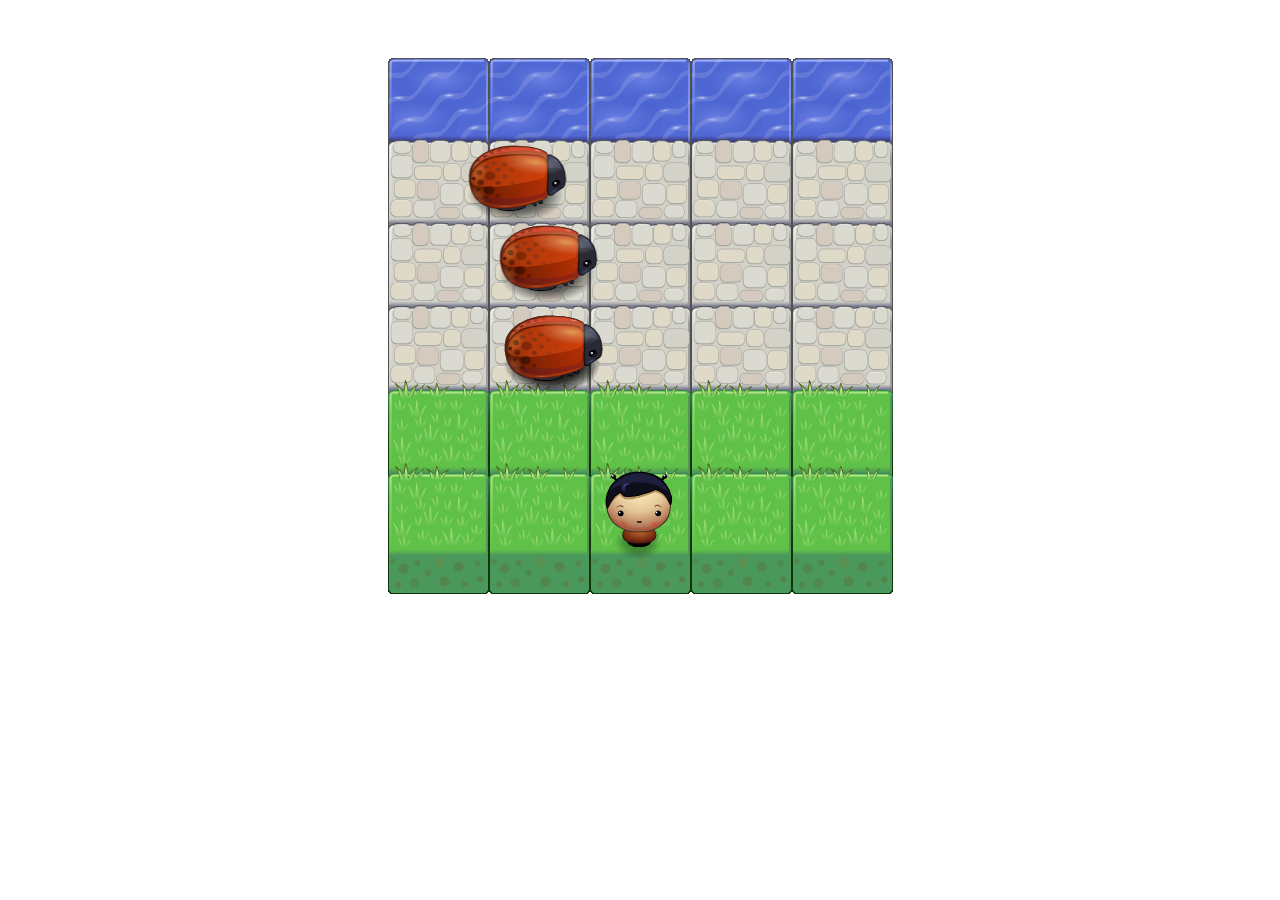
<file: ArcadeGameClone/index.html>
<!DOCTYPE html>
<html>
<head>
    <meta charset="UTF-8">
    <title>Effective JavaScript: Frogger</title>
    <link rel="stylesheet" href="css/style.css">
</head>
<body>
    <script src="js/resources.js"></script>
    <script src="js/app.js"></script>
    <script src="js/engine.js"></script>
</body>
</html>
</file>
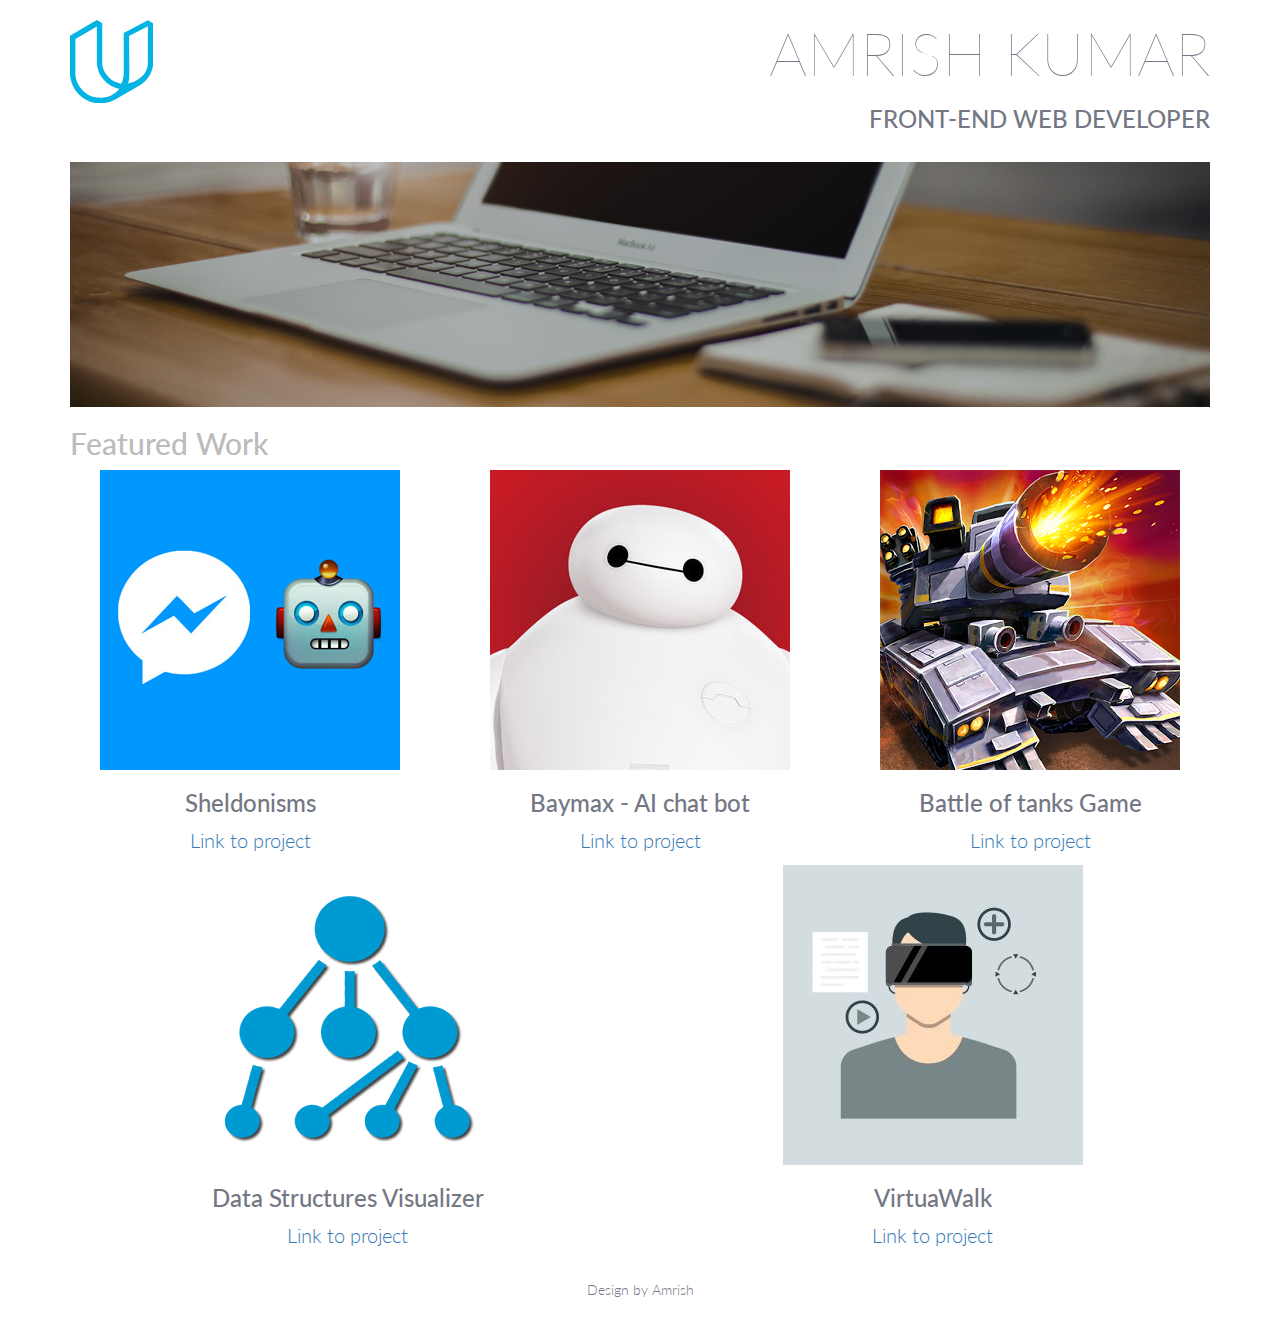
<file: Portfolio/index.htm>
<!DOCTYPE html>
<html lang="en">
  <head>
    <meta charset="utf-8">
    <meta http-equiv="X-UA-Compatible" content="IE=edge">
    <meta name="viewport" content="width=device-width, initial-scale=1">
    <title>Amrish Kumar</title>
    <link rel="stylesheet" href="css/bootstrap.min.css">
    <link rel="stylesheet" href="css/style.css">
    <link href="https://fonts.googleapis.com/css?family=Lato:100,300" rel="stylesheet">
    <script src="js/jquery-3.1.1.js" defer></script>
    <script src="js/bootstrap.min.js" defer></script>
    <link rel="icon" href="img/favicon.ico" type="image/x-icon">
  </head>
  <body>

    <div class="container">
    
    <header>
      <div class="row">
        <div class="col-md-6">
          <svg xmlns="http://www.w3.org/2000/svg" viewBox="0 0 31 31" class="title-logo">
            <title>Logo</title>
            <path id="mark" fill="#02B3E4" d="M29 .1l-9 4.7v14.9c0 .6 0 1.3-.2 1.9-.1.6-.3 1.2-.5 1.7-.1.1-.1.3-.2.4-.3 0-2.5-.7-3.5-1.4-.4-.3-.8-.6-1.2-1-.4-.4-.7-.8-1-1.2-.3-.4-.6-.9-.8-1.4-.2-.5-.4-1-.5-1.6-.1-.5-.1-1.1-.1-1.6V1.2L10 0 0 5.9v13.7C0 25.9 5.1 31 11.3 31c2.1 0 4-.5 5.7-1.5l8.4-4.8c3.3-1.7 5.6-5.2 5.6-9.1V1.3L29 .1zM17.9 26.2c-.9.9-1.6 1.4-2.6 1.9-.6.2-1.3.5-1.9.7-.6.1-1.2.2-1.8.2-.6 0-1.6-.1-2.2-.2-.6-.1-1.2-.3-1.7-.5s-1.1-.5-1.6-.9c-1.3-.9-1.9-1.7-2.5-2.5-.3-.5-.6-1-.9-1.6-.2-.6-.4-1.1-.5-1.7-.2-.7-.2-1.4-.2-2V7.1l8-4.7v13.1c0 5 3.7 9.1 8.4 10.1-.2.2-.3.4-.5.6zm11-9c-.1.5-.3 1-.5 1.5s-.6 1.2-1 1.7c-.6.7-1.2 1.2-2.7 2.1-1.3.7-2.4.9-3.1 1.1.5-1.2.5-2.5.5-3.9L22 6l7-3.7v13.3c0 .5 0 1.1-.1 1.6z"></path>
          </svg>
        </div>
        <div class="col-md-6 text-right text-uppercase">
          <h1 class="title-super text-thin">Amrish Kumar</h1>
          <h3>Front-end web developer</h3>
        </div>
      </div>
    </header>
    
    <div class="row">
      <div class="col-md-12">
        <picture>
          <source media="(min-width:1024px)" srcset="img/banner_1920.jpg">
          <source media="(min-width: 750px)" srcset="img/banner_1920.jpg 2x, img/banner_960.jpg 1x" />
          <source media="(min-width: 500px)" srcset="img/banner_480.jpg" />
          <img src="img/banner_480.jpg" alt="portfolio banner" class="img-responsive banner">
        </picture>
      </div>
    </div>

    <div class="row">
      <h2 class="col-md-12 text-muted">Featured Work</h2>
    </div>

    <div class="row text-center">
      <div class="col-md-4">
        <img class="img-responsive" src="img/work-sheldonisms.jpg" data-toggle="modal" data-target="#sheldonisms-modal" alt="sheldonisms image">
        <h3>Sheldonisms</h3>
        <p><a href="https://github.com/AvijitGhosh82/sheldonisms">Link to project</a></p>
      </div>
      <div class="col-md-4">
        <img class="img-responsive" src="img/work-baymax.jpeg" data-toggle="modal" data-target="#baymax-modal" alt="baymax image">
        <h3>Baymax - AI chat bot</h3>
        <p><a href="https://github.com/AnirudhMurali/Baymax">Link to project</a></p>
      </div>
      <div class="col-md-4">
        <img class="img-responsive" src="img/work-tanks.png" data-toggle="modal" data-target="#tanks-modal" alt="tanks image">
        <h3>Battle of tanks Game</h3>
        <p><a href="https://github.com/Amskee/Fury">Link to project</a></p>
      </div>
    </div>
    <div class="row text-center">
      <div class="col-md-6">
        <img class="img-responsive" src="img/work-datastructs.png" data-toggle="modal" data-target="#datastructs-modal" alt="data structues image">
        <h3>Data Structures Visualizer</h3>
        <p><a href="https://github.com/Amskee/LEMO">Link to project</a></p>
      </div>
      <div class="col-md-6">
         <img class="img-responsive" src="img/work-virtualtour.jpg" data-toggle="modal" data-target="#virtualwalk-modal" alt="virtual reality image">
        <h3>VirtuaWalk</h3>
        <p><a href="https://www.facebook.com/3d.tvs/videos/538854909651122/">Link to project</a></p>
      </div>
    </div>
    </div>

    <footer>
      <p class="portfolio-footer text-center">Design by Amrish</p>
    </footer>

    <!-- Modals -->
    <div class="modal fade" id="sheldonisms-modal" tabindex="-1" role="dialog" aria-labelledby="myModalLabel">
      <div class="modal-dialog" role="document">
        <div class="modal-content">
          <div class="modal-header">
            <button type="button" class="close" data-dismiss="modal" aria-label="Close"><span aria-hidden="true">&times;</span></button>
            <h4 class="modal-title" id="myModalLabel">Sheldonisms</h4>
          </div>
          <div class="modal-body">
            <section class="article-section">
              <h2>Sheldonisms</h2>
              <article class="article-description">
                <img class="img-responsive" src="img/work-sheldonisms.jpg" alt="sheldonisms image">
                <h2>Sheldonisms - a messenger chat bot</h2>
                <p>Sheldonisms is an AI chat bot featuring the character Dr. Sheldon Cooper from the TV show The Big Bang Theory. The TV show is all about nerd humor filled valuable science facts. Our messenger bot replies with nerd humor and memes made from the show. I thought this to be an elite way a spreading common science while still having fun.</p>
                <p><a href="https://github.com/AvijitGhosh82/sheldonisms">Link to project</a></p>
              </article>
            </section>
          </div>
          <div class="modal-footer">
            <button type="button" class="btn btn-default" data-dismiss="modal">Close</button>
          </div>
        </div>
      </div>
    </div>

    <div class="modal fade" id="baymax-modal" tabindex="-1" role="dialog" aria-labelledby="myModalLabel1">
      <div class="modal-dialog" role="document">
        <div class="modal-content">
          <div class="modal-header">
            <button type="button" class="close" data-dismiss="modal" aria-label="Close"><span aria-hidden="true">&times;</span></button>
            <h4 class="modal-title" id="myModalLabel1">Baymax</h4>
          </div>
          <div class="modal-body">
            <section class="article-section">
              <h2>Baymax</h2>
              <article class="article-description">
                <img class="img-responsive" src="img/work-baymax.jpeg" alt="baymax image">
                <h2>Baymax - your personal health care assistant</h2>
                <p>Baymax is a web app in construction, it's being developed to book doctor appointments through a chat bot. The chat bot predicts the user's input through an AI algorithm we've been developing, and makes proceedings accordingly. Work in progress.</p>
              </article>
            </section>
          </div>
          <div class="modal-footer">
            <button type="button" class="btn btn-default" data-dismiss="modal">Close</button>
          </div>
        </div>
      </div>
    </div>

    <div class="modal fade" id="tanks-modal" tabindex="-1" role="dialog" aria-labelledby="myModalLabel2">
      <div class="modal-dialog" role="document">
        <div class="modal-content">
          <div class="modal-header">
            <button type="button" class="close" data-dismiss="modal" aria-label="Close"><span aria-hidden="true">&times;</span></button>
            <h4 class="modal-title" id="myModalLabel2">Battle of tanks</h4>
          </div>
          <div class="modal-body">
            <section class="article-section">
              <h2>Battle of tanks</h2>
              <article class="article-description">
                <img class="img-responsive" src="img/work-tanks.png" alt="tanks image">
                <h2>Battle of tanks - a couch warfest multiplayer game</h2>
                <p>'Fury' is a 3D multiplayer tanks battle game created with unity 5.x . It is a single keyboard multi-player tanks game which is deployed to Windows Primarily. Above lies my github link for the source code. Have fun ! 
                Other Platforms Supported : Android , Windows Phone , iOS . </p>
              </article>
            </section>
          </div>
          <div class="modal-footer">
            <button type="button" class="btn btn-default" data-dismiss="modal">Close</button>
          </div>
        </div>
      </div>
    </div>

    <div class="modal fade" id="datastructs-modal" tabindex="-1" role="dialog" aria-labelledby="myModalLabel3">
      <div class="modal-dialog" role="document">
        <div class="modal-content">
          <div class="modal-header">
            <button type="button" class="close" data-dismiss="modal" aria-label="Close"><span aria-hidden="true">&times;</span></button>
            <h4 class="modal-title" id="myModalLabel3">Data Structures Visualizer</h4>
          </div>
          <div class="modal-body">
            <section class="article-section">
              <h2>Data structure visualizer</h2>
              <article class="article-description">
                <img class="img-responsive" src="img/work-datastructs.png" alt="data stuctures image">
                <h2>Data Structure Visualizer - a app to make learning data structures easy</h2>
                <p>'XEMO' is a web based app created to visualize Data Structures and Algorithms. See emulation of Linked List yourself below . 'XEMO' is a web app developed using php,js,css3,jquery .
                Github Link : https://github.com/Amskee/LEMO</p>
              </article>
            </section>
          </div>
          <div class="modal-footer">
            <button type="button" class="btn btn-default" data-dismiss="modal">Close</button>
          </div>
        </div>
      </div>
    </div>

    <div class="modal fade" id="virtualwalk-modal" tabindex="-1" role="dialog" aria-labelledby="myModalLabel4">
      <div class="modal-dialog" role="document">
        <div class="modal-content">
          <div class="modal-header">
            <button type="button" class="close" data-dismiss="modal" aria-label="Close"><span aria-hidden="true">&times;</span></button>
            <h4 class="modal-title" id="myModalLabel4">Battle of tanks</h4>
          </div>
          <div class="modal-body">
            <section class="article-section">
              <h2>Virtual Walk</h2>
              <article class="article-description">
                <img class="img-responsive" src="img/work-virtualtour.jpg" alt="virtual tour image">
                <h2>VirtuaWalk - creating 3D models of the real world</h2>
                <p>'VirtuaWalk' is a multi-platform app which visualizes Real World Buildings in 3D. The first deployment of 'VirtuaWalk' was to visualize my institution as 3D building and explore inside using a fictional character controlled by the user. Other Platforms deployed : Android,iOS . This app was built using Unity</p>
              </article>
            </section>
          </div>
          <div class="modal-footer">
            <button type="button" class="btn btn-default" data-dismiss="modal">Close</button>
          </div>
        </div>
      </div>
    </div>
    <!-- End of Modals -->
  </body>
</html>
</file>
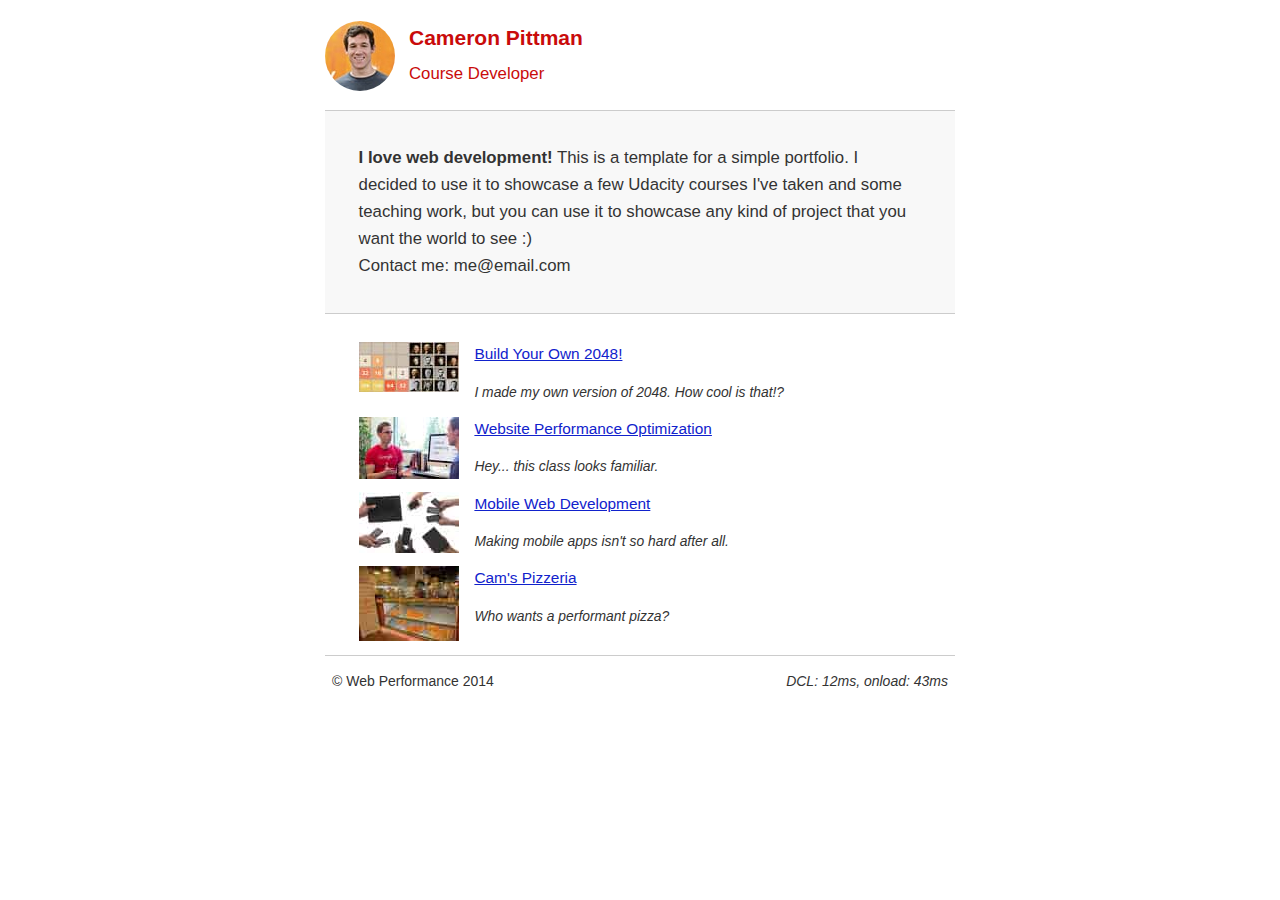
<file: WebOptimization/index.html>
<!DOCTYPE html>
<html lang="en">
  <head>
    <meta charset="utf-8">
    <meta name="viewport" content="width=device-width, initial-scale=1">
    <meta name="description" content=" FILL ME IN ">
    <meta name="author" content=" FILL ME IN ">
    <title>Cameron Pittman: Portfolio</title>
    <!--unnecessary fonts resources removed-->
    <!--link media="none" href="//fonts.googleapis.com/css?family=Open+Sans:400,700" rel="stylesheet"-->

    <!--Note: browser caching is not possible since the website is hosted in github pages-->
    
    <!--Internal style is used instead of external stylesheet to avoid parser blocking-->
    <style>
    html {
      font-size: 100%;
      overflow-y: scroll;
      -webkit-tap-highlight-color: rgba(0,0,0,0);
      -ms-text-size-adjust: 100%;
      -webkit-text-size-adjust: none;
    }
    body { margin: 0; font-size: 14px; line-height: 1.61; font-weight: 400; }
    body, button, input, select, textarea { font-family: 'Open Sans', sans-serif; color: #333; }
    
    a { color: #12C; }
    a:visited { color: #61C; }
    a:focus { outline: thin dotted; }
    a:hover, a:active { color: #c00; outline: 0; }
    
    b, strong { font-weight: bold; }
    pre, code { font-family: monospace, monospace; font-size: 1em; }
    ul, ol { margin: 1em 0; padding: 0 0 0 20px; }
    img { border: 0; max-width: 100%; }
    
    body { background: #fff; }
    header, footer, .container { max-width: 45em; margin: 0 auto; }
    
    header { padding: 0 0.5em; color: #C90B0B; }
    header img { border-radius: 40px; float: left; }
    header p { font-size:1.5em; font-weight: bold; padding-left: 4em;}
    header p span { font-size: 0.8em; font-weight: normal;}
    
    .hero { padding: 2em; background-color: #f8f8f8; font-size:1.2em;
      border-bottom: 1px solid #ccc;
      border-top: 1px solid #ccc;
    }
    
    .content { padding: 1em 1em; }
    .content li { list-style-type: none; font-size: 1.1em;}
    li img { float:left; padding-right: 1em; }
    li p { font-size: 0.9em; font-style: italic; }
    
    footer {
      padding: 0 0.5em;
      border-top: 1px solid #ccc;
    }
    footer span { float: right; font-style: italic; }
    
    /* Smartphones (portrait) */
    @media only screen and (max-width: 480px) {
      body { font-size: 12px;}
      header p { padding-left: 4.5em;}
    }
    </style>
    <!--Media print is added to prevent parser blocking css-->
    <link media="print" href="css/print.css" rel="stylesheet">

    <!--Async attribute has been added to avoid JS render blocking-->    
    <script async src="http://www.google-analytics.com/analytics.js"></script>
    <!--JS corresponding to analytics (perfmatters.js) are inlined below the document-->
  </head>

  <body>
    <header>
      <a href="/"><img src="img/profilepic.jpg"></a>
      <p>Cameron Pittman<br><span>Course Developer</span></p>
    </header>

    <div class="container">
      <div class="hero">
        <strong>I love web development!</strong> This is a template for a simple portfolio. I decided to use it to showcase a few Udacity courses I've taken and some teaching work, but you can use it to showcase any kind of project that you want the world to see :) <br> Contact me: me@email.com
      </div>

      <div class="content">
        <ul>
          <li>
            <a href="project-2048.html"><img src="img/thumb1-min.jpg">Build Your Own 2048!</a>
            <p>I made my own version of 2048. How cool is that!?</p>
          </li>

          <li>
            <a href="project-webperf.html"><img src="img/thumb2-min.jpg">Website Performance Optimization</a>
            <p>Hey... this class looks familiar.</p>
          </li>

          <li>
            <a href="project-mobile.html"><img src="img/thumb3-min.jpg">Mobile Web Development</a>
            <p>Making mobile apps isn't so hard after all.</p>
          </li>

          <li>
            <img style="width: 100px;" src="views/images/pizzeria-min.jpg">
            <a href="views/pizza.html">Cam's Pizzeria</a>
            <p>Who wants a performant pizza?</p>
          </li>
        </ul>
      </div>

      <footer>
        <p>&copy; Web Performance 2014 <span id="crp-stats"></span></p>
      </footer>
    </div>
  </body>
  <script>
    (function(w,g){w['GoogleAnalyticsObject']=g;
    w[g]=w[g]||function(){(w[g].q=w[g].q||[]).push(arguments)};w[g].l=1*new Date();})(window,'ga');

    // Optional TODO: replace with your Google Analytics profile ID.
    ga('create', 'UA-XXXX-Y');
    ga('send', 'pageview');

    function logCRP() {
      var t = window.performance.timing,
        dcl = t.domContentLoadedEventStart - t.domLoading,
        complete = t.domComplete - t.domLoading;
      var stats = document.getElementById("crp-stats");
      stats.textContent = 'DCL: ' + dcl + 'ms, onload: ' + complete + 'ms';
    }
    
    window.addEventListener("load", function(event) {
      logCRP();
    });

  </script>
</html>
</file>
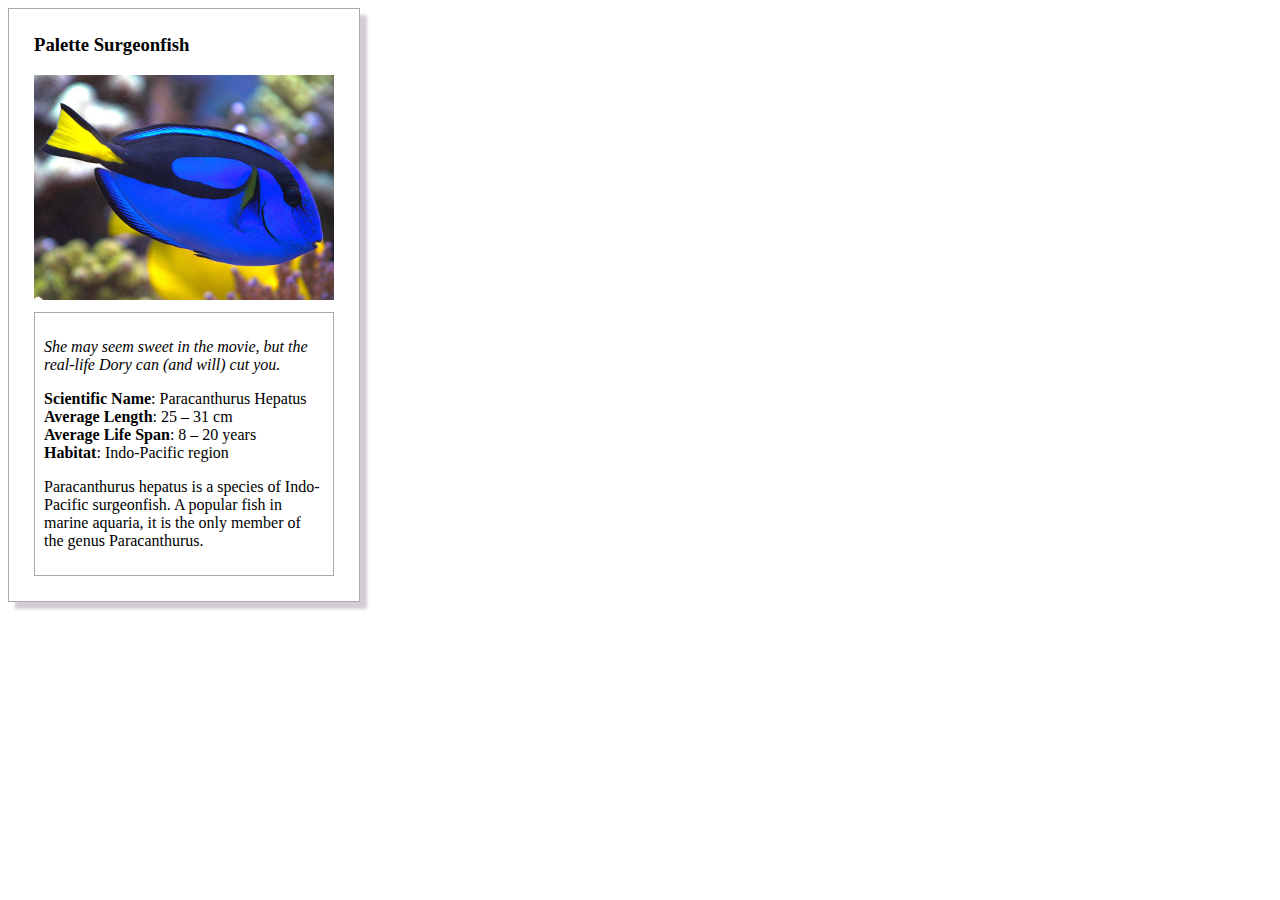
<file: Animal Card/card.html>
<!DOCTYPE html>
<html>
<head>
	<meta charset="utf-8">
	<title>Animal Trading Cards</title>
	<link rel="stylesheet" href="styles.css">
	<link rel="icon" href="animal-card-favicon.ico" type="image/x-icon"/>
</head>
<body>
	<div id="animal-card">
		<div class="article">
			<!-- your favorite animal's name goes here -->
			<h3>Palette Surgeonfish</h3>
			<!-- your favorite animal's image goes here -->
			<img class="animal-picture" src="placeholder.png" alt="Palette surgeonfish">
			<div>
				<!-- your favorite animal's interesting fact goes here -->
				<div class="description">
					<p class="fact">She may seem sweet in the movie, but the real-life Dory can (and will) cut you.</p>
					<ul>
						<!-- your favorite animal's list items go here -->
						<li><span>Scientific Name</span>: Paracanthurus Hepatus</li>
						<li><span>Average Length</span>: 25 – 31 cm</li>
						<li><span>Average Life Span</span>: 8 – 20 years</li>
						<li><span>Habitat</span>: Indo-Pacific region</li>
					</ul>
					<!-- your favorite animal's description goes here -->
					<p>Paracanthurus hepatus is a species of Indo-Pacific surgeonfish. A popular fish in marine aquaria, it is the only member of the genus Paracanthurus. </p>
				</div>
			</div>
		</div>
	</div>
</body>
</html>
</file>
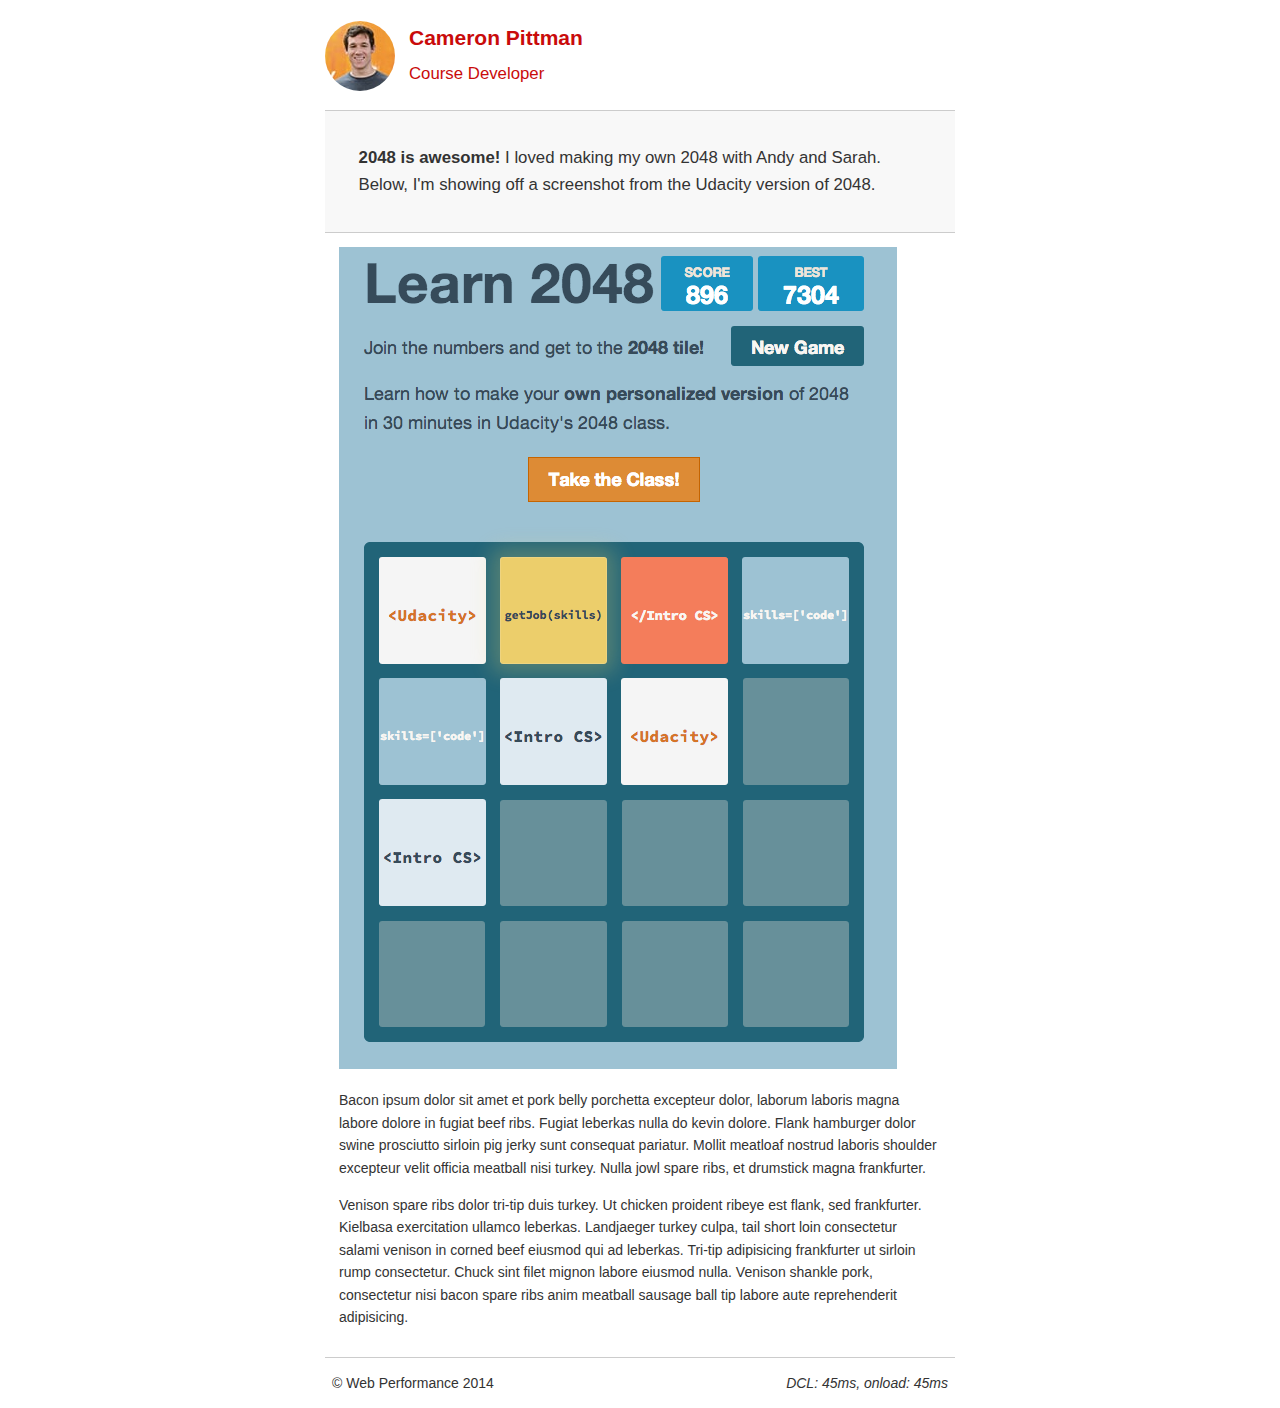
<file: WebOptimization/project-2048.html>
<!DOCTYPE html>
<html lang="en">
  <head>
    <meta charset="utf-8">
    <meta name="viewport" content="width=device-width, initial-scale=1">
    <meta name="description" content=" FILL ME IN ">
    <meta name="author" content=" FILL ME IN ">
    <title>Cameron Pittman: Portfolio</title>

    <!-- Hmm, what is the impact of web fonts on speed? Measure it... -->
    <!-- <link href="//fonts.googleapis.com/css?family=Open+Sans:400,700" rel="stylesheet"> -->

    <link href="css/style.css" rel="stylesheet">
    <link href="css/print.css" rel="stylesheet">

    <script>
      (function(w,g){w['GoogleAnalyticsObject']=g;
      w[g]=w[g]||function(){(w[g].q=w[g].q||[]).push(arguments)};w[g].l=1*new Date();})(window,'ga');

      // Optional TODO: replace with your Google Analytics profile ID.
      ga('create', 'UA-XXXX-Y');
      ga('send', 'pageview');
    </script>
    <script src="//www.google-analytics.com/analytics.js"></script>
    <script src="js/perfmatters.js"></script>
  </head>

  <body>
    <header>
      <a href="/"><img src="img/profilepic.jpg"></a>
      <p>Cameron Pittman<br><span>Course Developer</span></p>
    </header>

    <div class="container">
      <div class="hero">
        <strong>2048 is awesome!</strong> I loved making my own 2048 with Andy and Sarah. Below, I'm showing off a screenshot from the Udacity version of 2048.
      </div>

      <div class="content">

        <img class="img-responsive" src="img/2048.png">

        <p>Bacon ipsum dolor sit amet et pork belly porchetta excepteur dolor, laborum laboris magna labore dolore in fugiat beef ribs. Fugiat leberkas nulla do kevin dolore. Flank hamburger dolor swine prosciutto sirloin pig jerky sunt consequat pariatur. Mollit meatloaf nostrud laboris shoulder excepteur velit officia meatball nisi turkey. Nulla jowl spare ribs, et drumstick magna frankfurter.</p>

        <p>Venison spare ribs dolor tri-tip duis turkey. Ut chicken proident ribeye est flank, sed frankfurter. Kielbasa exercitation ullamco leberkas. Landjaeger turkey culpa, tail short loin consectetur salami venison in corned beef eiusmod qui ad leberkas. Tri-tip adipisicing frankfurter ut sirloin rump consectetur. Chuck sint filet mignon labore eiusmod nulla. Venison shankle pork, consectetur nisi bacon spare ribs anim meatball sausage ball tip labore aute reprehenderit adipisicing.</p>

    </div>

    <footer>
      <p>&copy; Web Performance 2014 <span id="crp-stats"></span></p>
    </footer>
  </body>
</html>
</file>
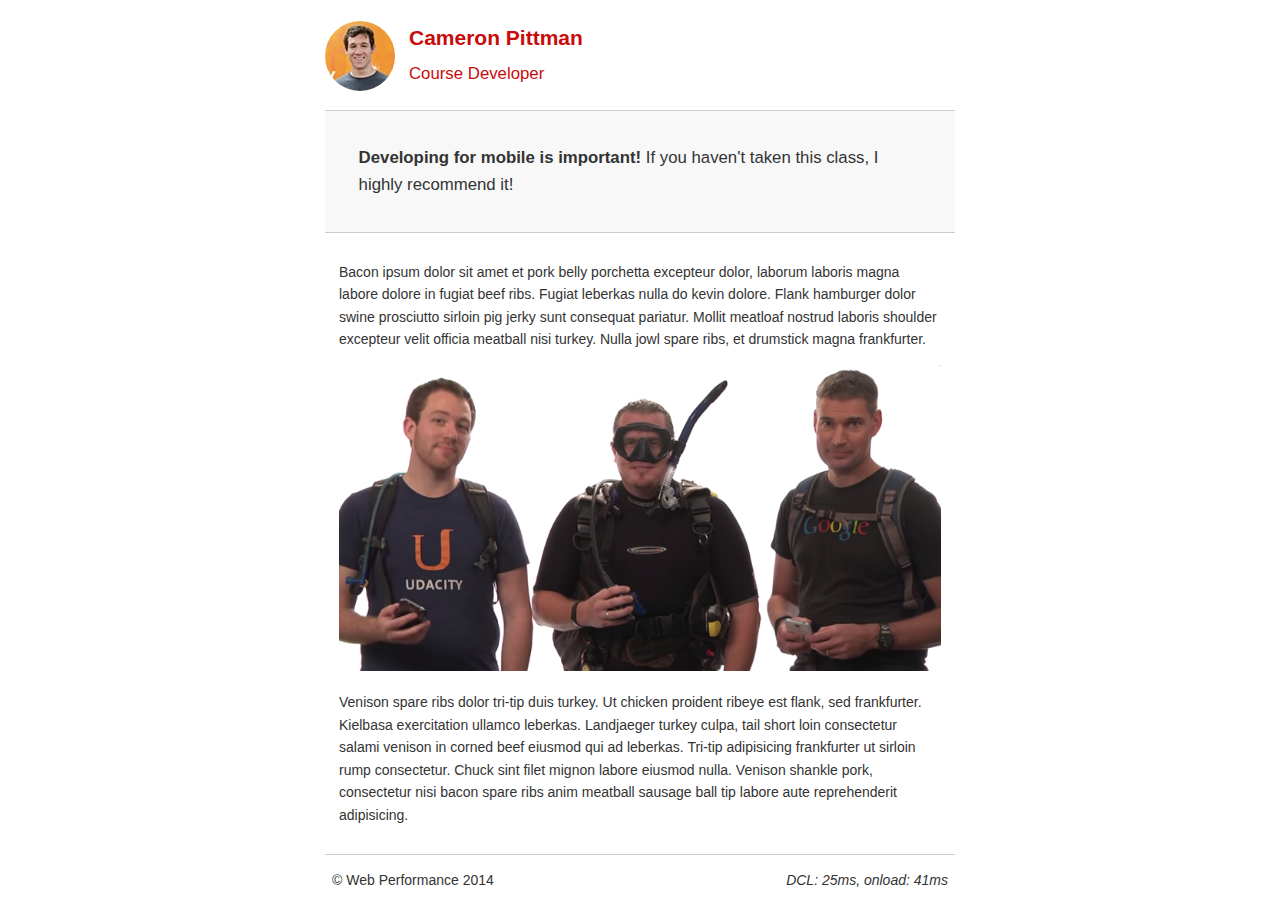
<file: WebOptimization/project-mobile.html>
<!DOCTYPE html>
<html lang="en">
  <head>
    <meta charset="utf-8">
    <meta name="viewport" content="width=device-width, initial-scale=1">
    <meta name="description" content=" FILL ME IN ">
    <meta name="author" content=" FILL ME IN ">
    <title>Cameron Pitman: Portfolio</title>

    <!-- Hmm, what is the impact of web fonts on speed? Measure it... -->
    <!-- <link href="//fonts.googleapis.com/css?family=Open+Sans:400,700" rel="stylesheet"> -->

    <link href="css/style.css" rel="stylesheet">
    <link href="css/print.css" rel="stylesheet">

    <script>
      (function(w,g){w['GoogleAnalyticsObject']=g;
      w[g]=w[g]||function(){(w[g].q=w[g].q||[]).push(arguments)};w[g].l=1*new Date();})(window,'ga');

      // Optional TODO: replace with your Google Analytics profile ID.
      ga('create', 'UA-XXXX-Y');
      ga('send', 'pageview');
    </script>
    <script src="http://www.google-analytics.com/analytics.js"></script>
    <script async src="js/perfmatters.js"></script>
  </head>

  <body>
    <header>
      <a href="/"><img src="img/profilepic.jpg"></a>
      <p>Cameron Pittman<br><span>Course Developer</span></p>
    </header>

    <div class="container">
      <div class="hero">
        <strong>Developing for mobile is important!</strong> If you haven't taken this class, I highly recommend it!
      </div>

      <div class="content">

        <p>Bacon ipsum dolor sit amet et pork belly porchetta excepteur dolor, laborum laboris magna labore dolore in fugiat beef ribs. Fugiat leberkas nulla do kevin dolore. Flank hamburger dolor swine prosciutto sirloin pig jerky sunt consequat pariatur. Mollit meatloaf nostrud laboris shoulder excepteur velit officia meatball nisi turkey. Nulla jowl spare ribs, et drumstick magna frankfurter.</p>

        <img src="img/mobilewebdev.jpg">

        <p>Venison spare ribs dolor tri-tip duis turkey. Ut chicken proident ribeye est flank, sed frankfurter. Kielbasa exercitation ullamco leberkas. Landjaeger turkey culpa, tail short loin consectetur salami venison in corned beef eiusmod qui ad leberkas. Tri-tip adipisicing frankfurter ut sirloin rump consectetur. Chuck sint filet mignon labore eiusmod nulla. Venison shankle pork, consectetur nisi bacon spare ribs anim meatball sausage ball tip labore aute reprehenderit adipisicing.</p>

    </div>

    <footer>
      <p>&copy; Web Performance 2014 <span id="crp-stats"></span></p>
    </footer>
  </body>
</html>
</file>
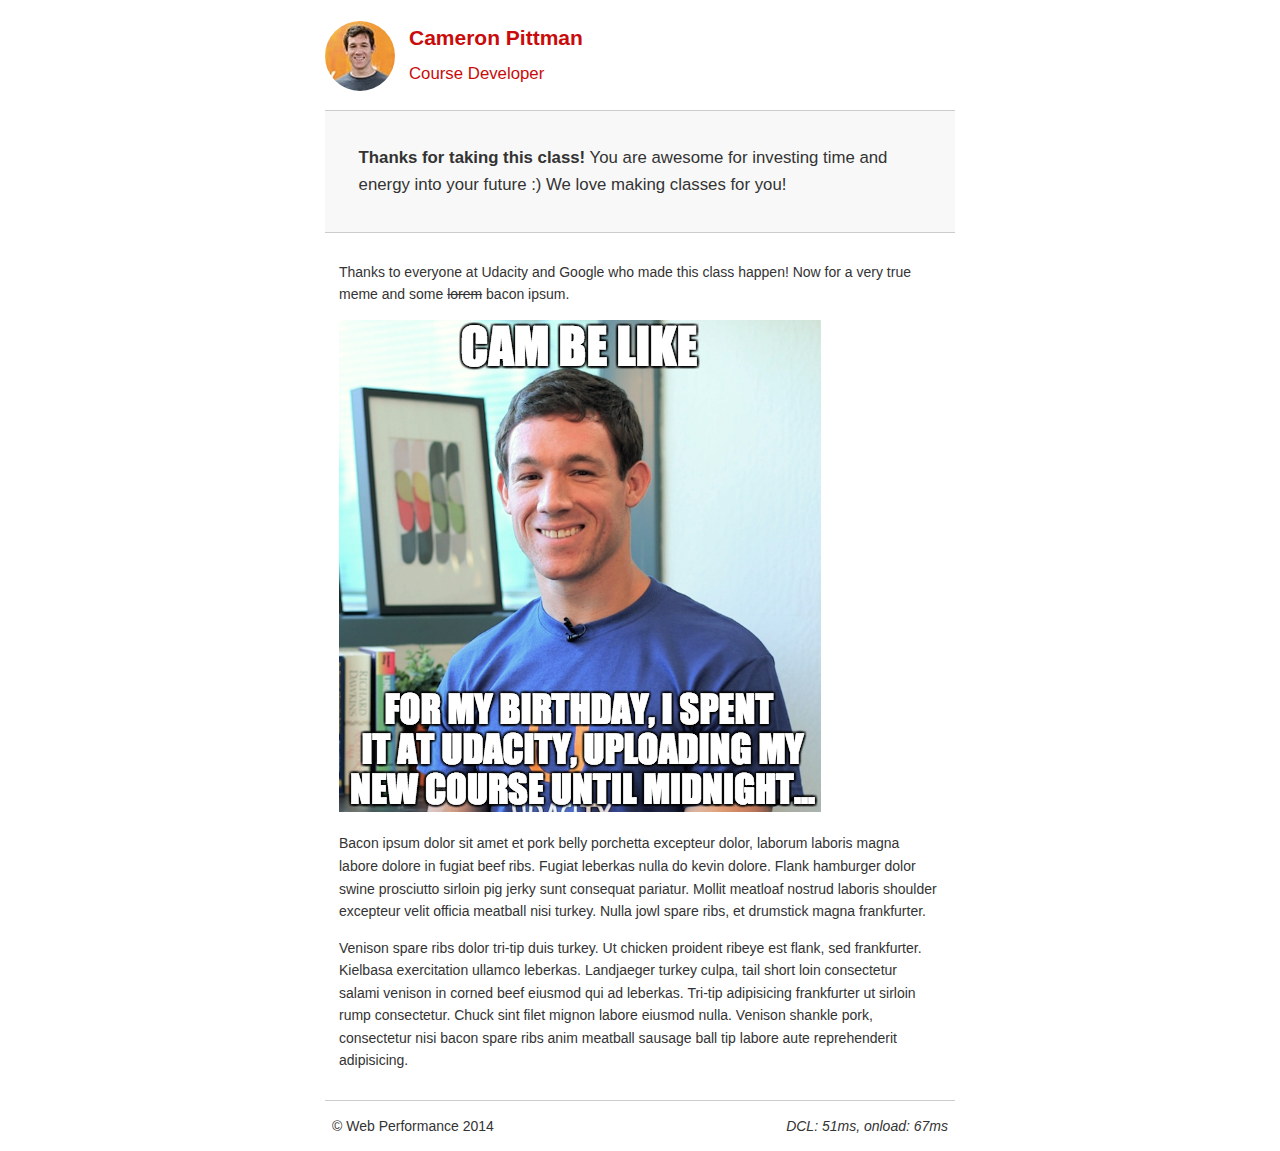
<file: WebOptimization/project-webperf.html>
<!DOCTYPE html>
<html lang="en">
  <head>
    <meta charset="utf-8">
    <meta name="viewport" content="width=device-width, initial-scale=1">
    <meta name="description" content=" FILL ME IN ">
    <meta name="author" content=" FILL ME IN ">
    <title>Cameron Pittman: Portfolio</title>

    <!-- Hmm, what is the impact of web fonts on speed? Measure it... -->
    <!-- <link href="//fonts.googleapis.com/css?family=Open+Sans:400,700" rel="stylesheet"> -->

    <link href="css/style.css" rel="stylesheet">
    <link href="css/print.css" rel="stylesheet">

    <script>
      (function(w,g){w['GoogleAnalyticsObject']=g;
      w[g]=w[g]||function(){(w[g].q=w[g].q||[]).push(arguments)};w[g].l=1*new Date();})(window,'ga');

      // Optional TODO: replace with your Google Analytics profile ID.
      ga('create', 'UA-XXXX-Y');
      ga('send', 'pageview');
    </script>
    <script src="http://www.google-analytics.com/analytics.js"></script>
    <script async src="js/perfmatters.js"></script>
  </head>

  <body>
    <header>
      <a href="/"><img src="img/profilepic.jpg"></a>
      <p>Cameron Pittman<br><span>Course Developer</span></p>
    </header>

    <div class="container">
      <div class="hero">
        <strong>Thanks for taking this class!</strong> You are awesome for investing time and energy into your future :) We love making classes for you!
      </div>

      <div class="content">

        <p>Thanks to everyone at Udacity and Google who made this class happen! Now for a very true meme and some <strike>lorem</strike> bacon ipsum.</p>

        <img src="img/cam_be_like.jpg">

        <p>Bacon ipsum dolor sit amet et pork belly porchetta excepteur dolor, laborum laboris magna labore dolore in fugiat beef ribs. Fugiat leberkas nulla do kevin dolore. Flank hamburger dolor swine prosciutto sirloin pig jerky sunt consequat pariatur. Mollit meatloaf nostrud laboris shoulder excepteur velit officia meatball nisi turkey. Nulla jowl spare ribs, et drumstick magna frankfurter.</p>

        <p>Venison spare ribs dolor tri-tip duis turkey. Ut chicken proident ribeye est flank, sed frankfurter. Kielbasa exercitation ullamco leberkas. Landjaeger turkey culpa, tail short loin consectetur salami venison in corned beef eiusmod qui ad leberkas. Tri-tip adipisicing frankfurter ut sirloin rump consectetur. Chuck sint filet mignon labore eiusmod nulla. Venison shankle pork, consectetur nisi bacon spare ribs anim meatball sausage ball tip labore aute reprehenderit adipisicing.</p>

    </div>

    <footer>
      <p>&copy; Web Performance 2014 <span id="crp-stats"></span></p>
    </footer>
  </body>
</html>
</file>
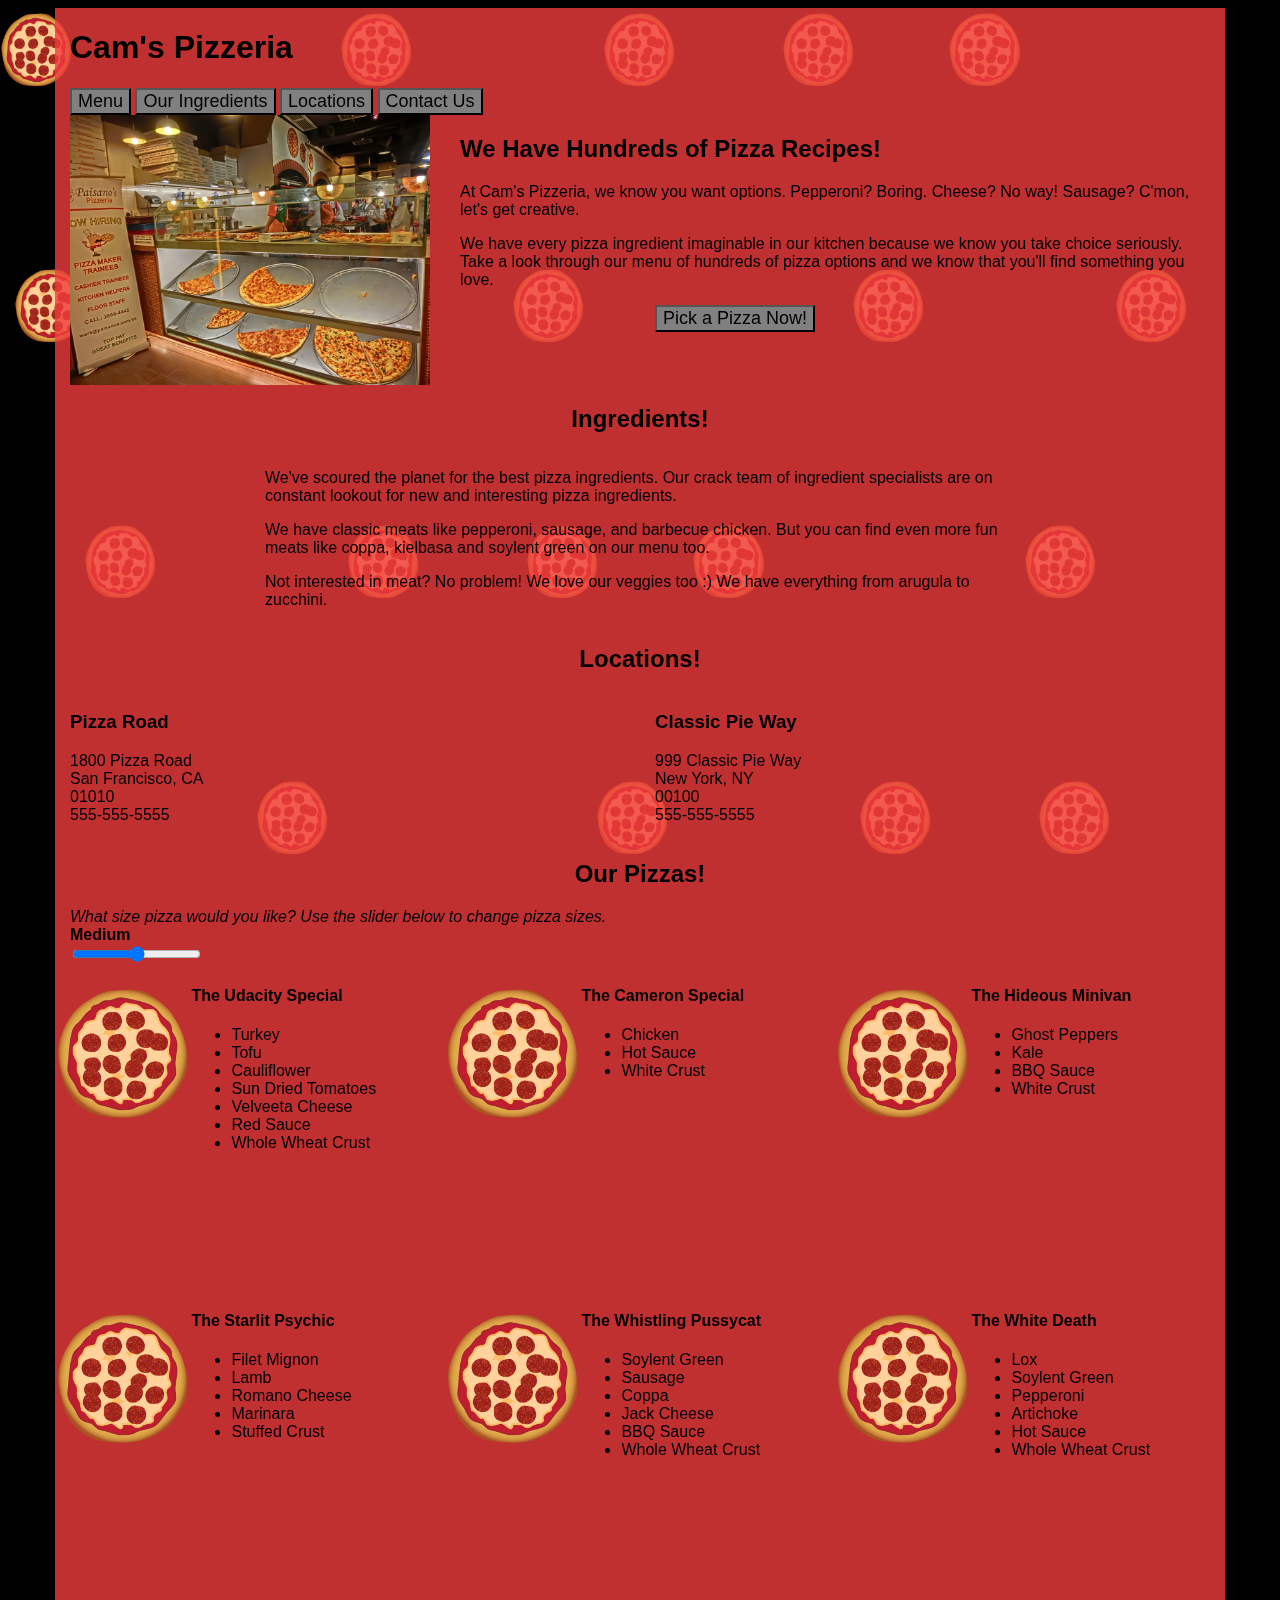
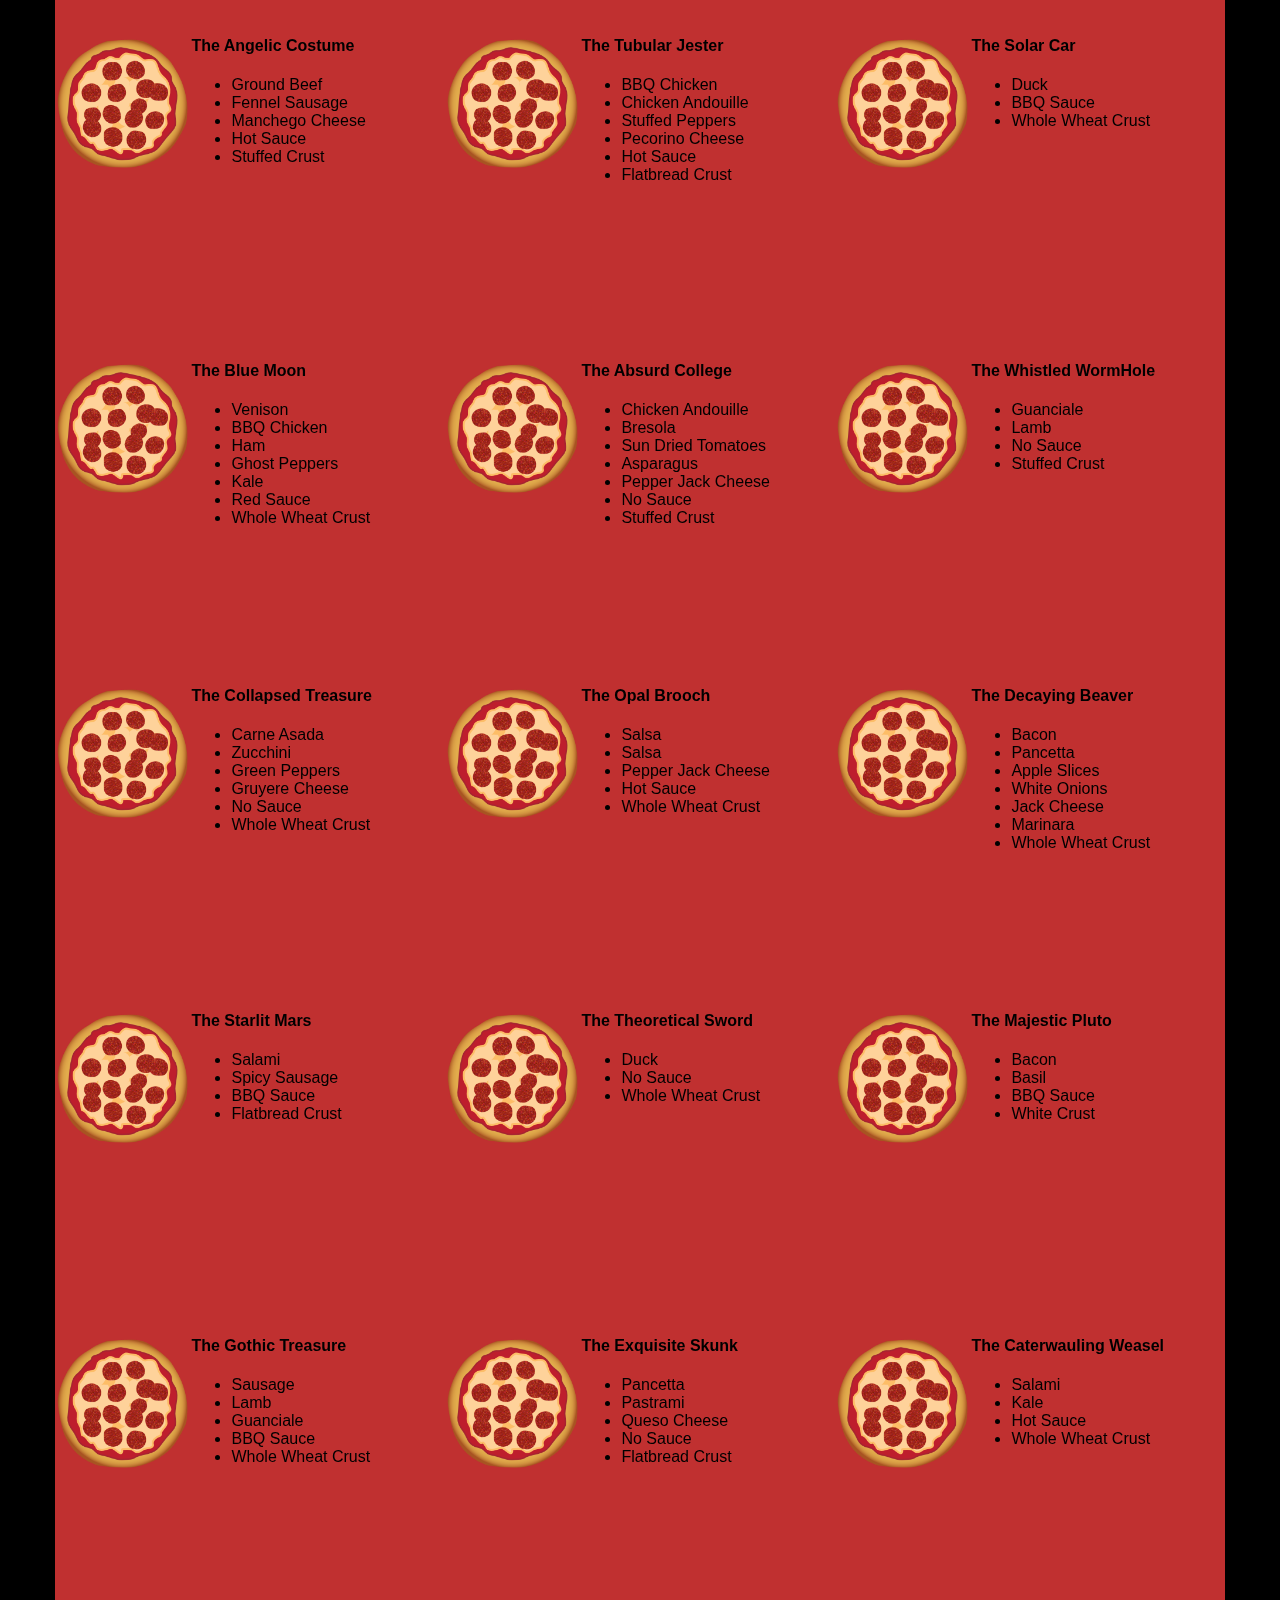
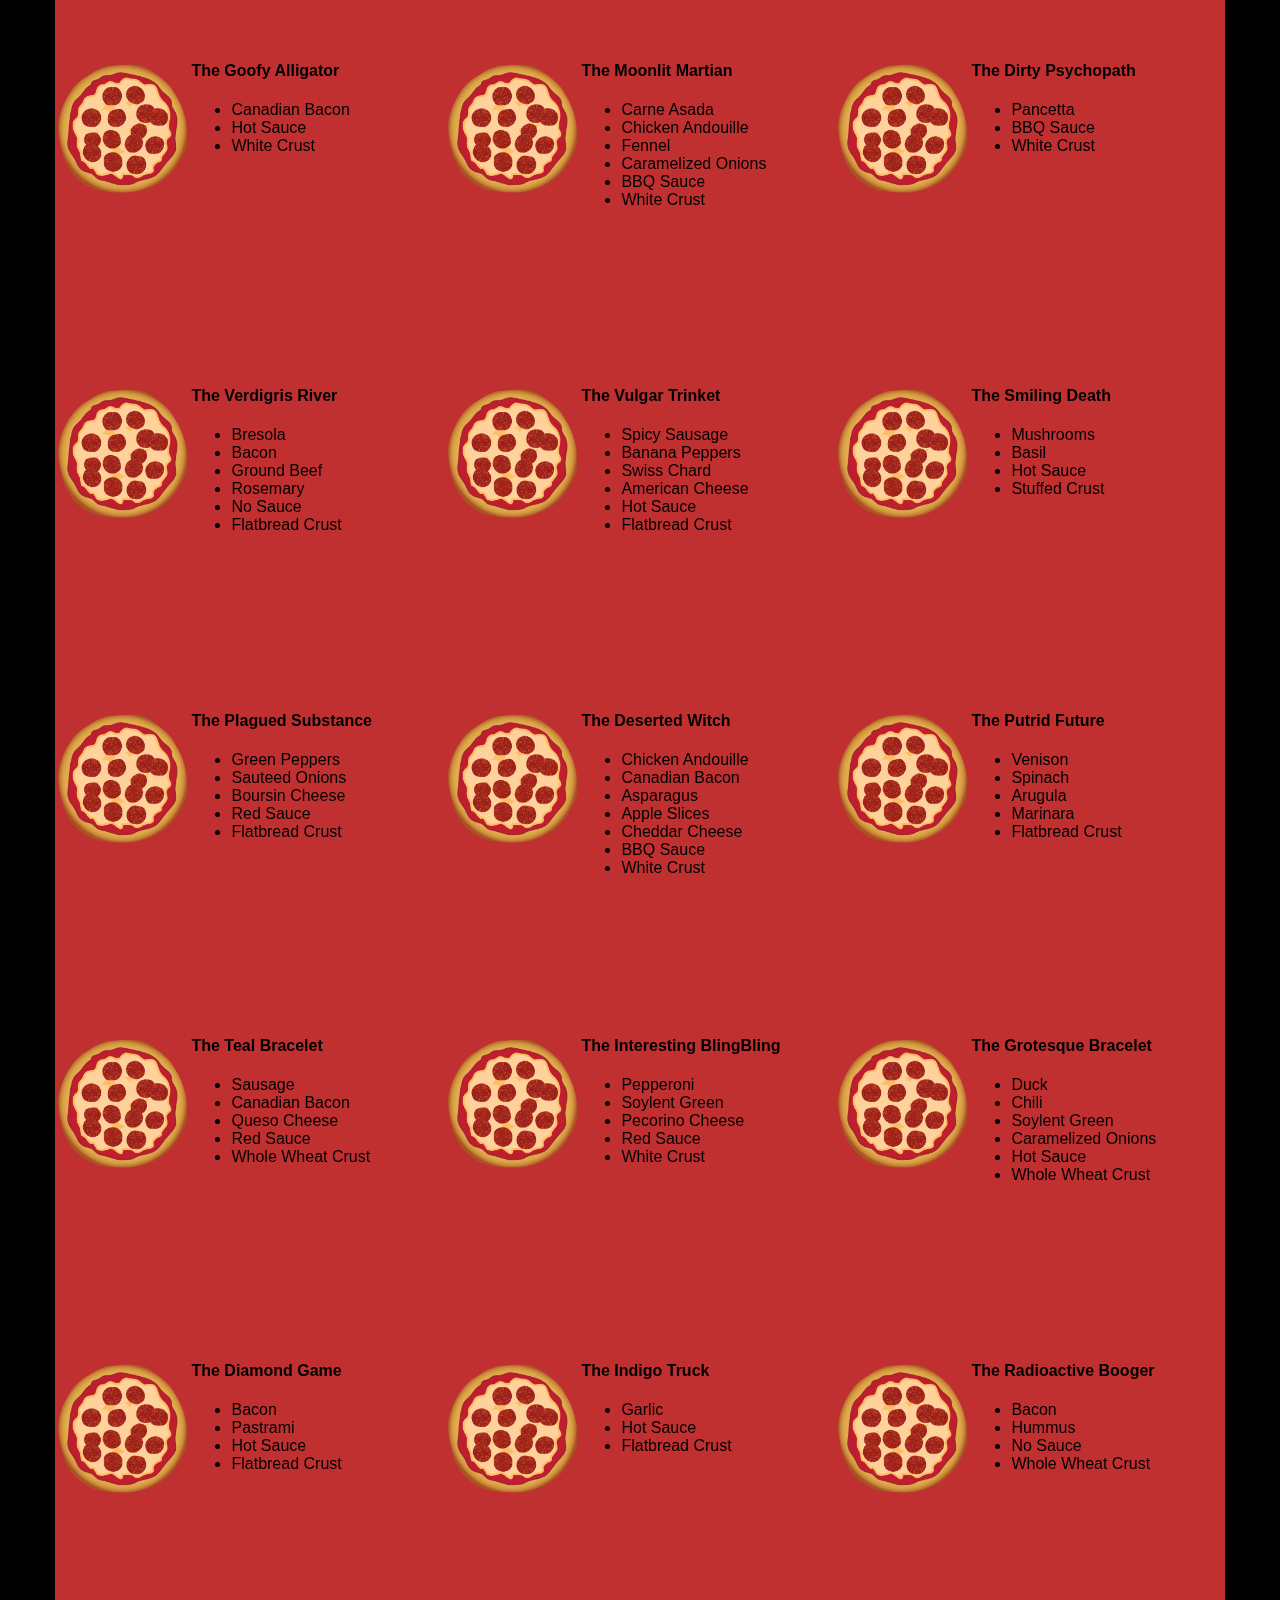
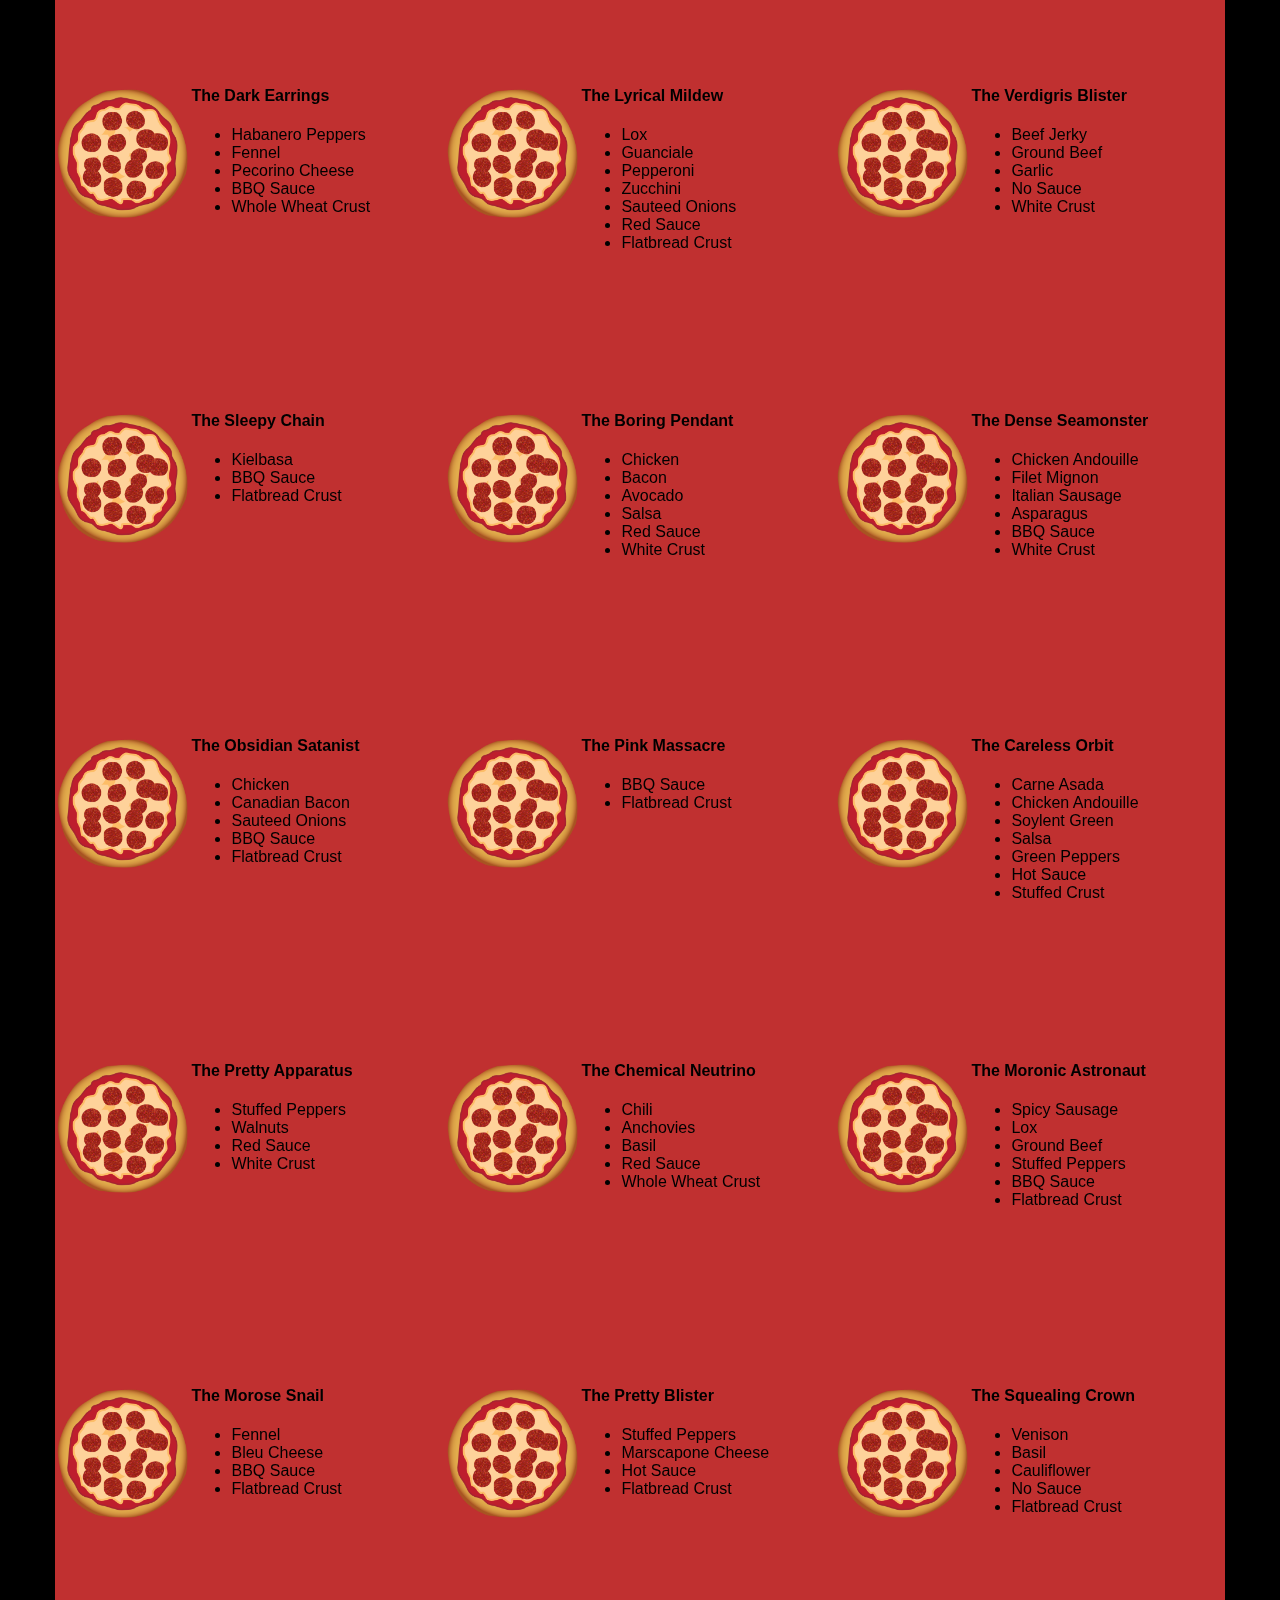
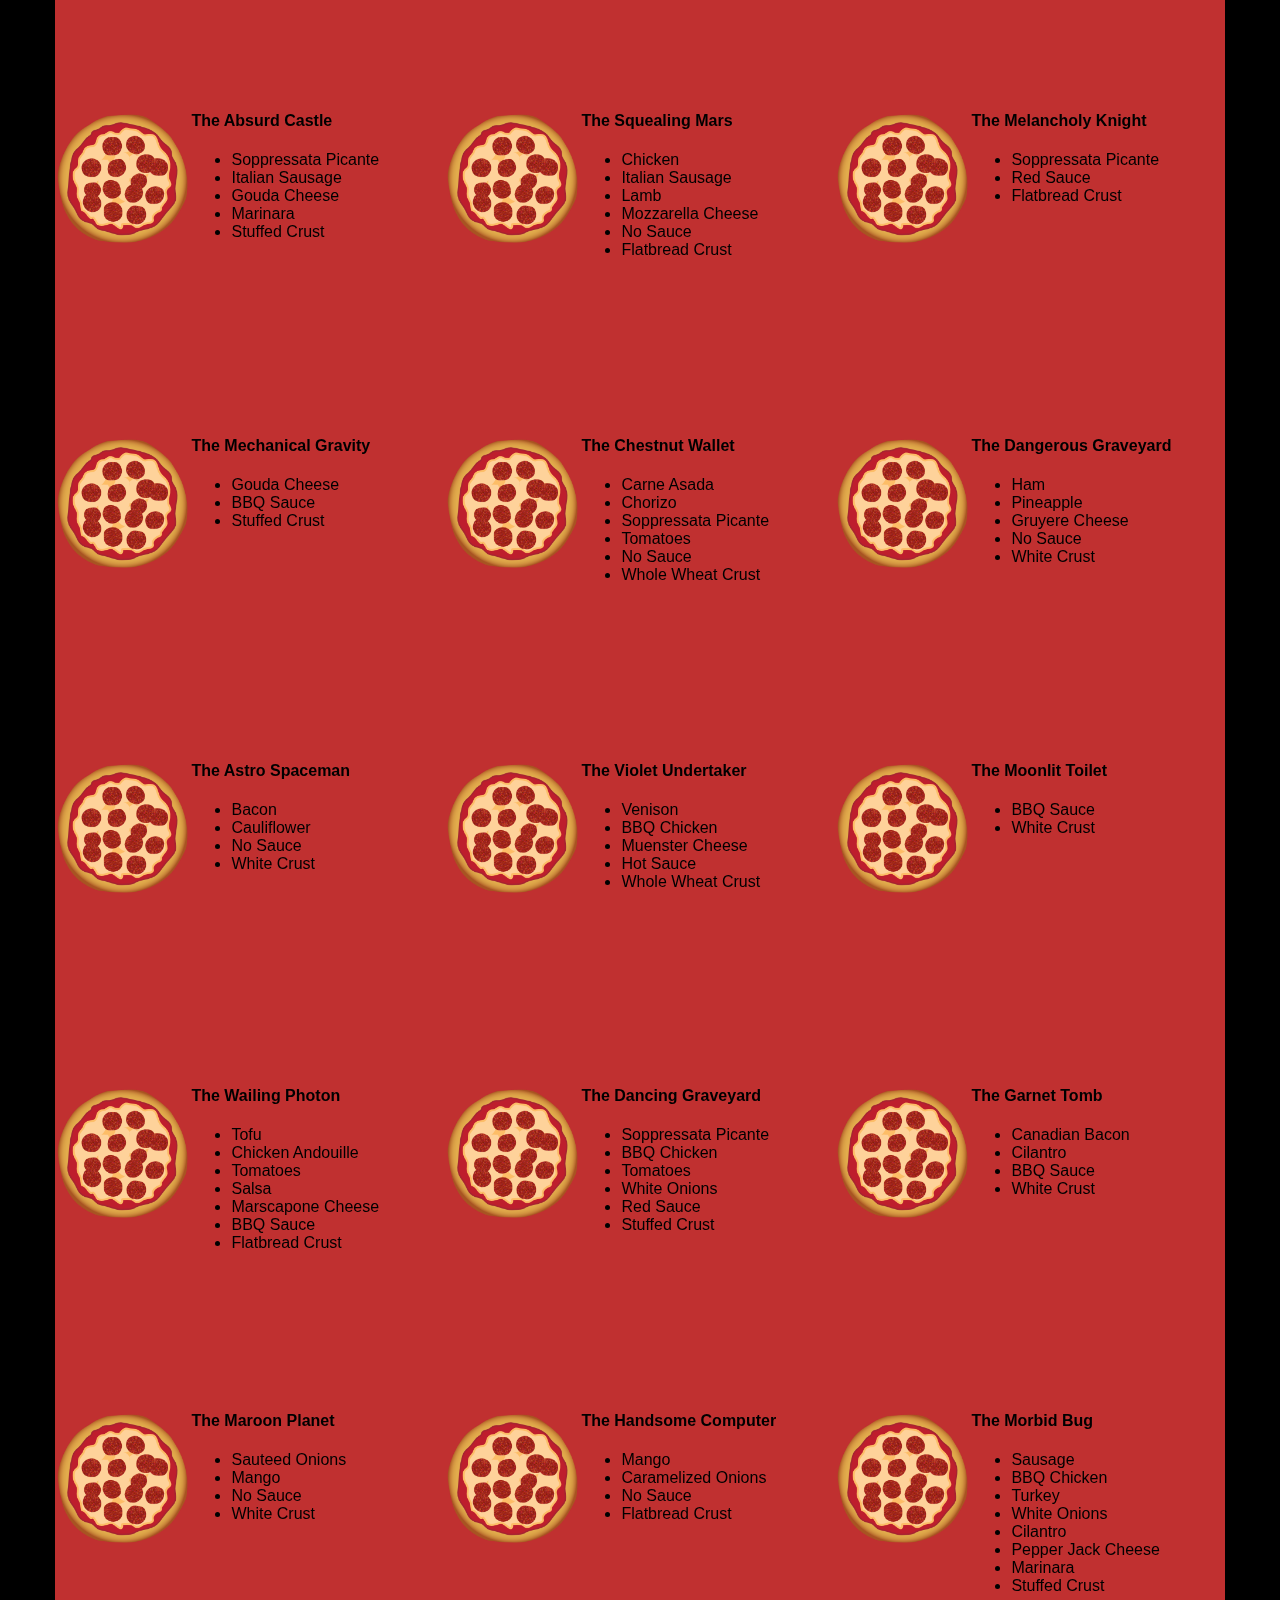
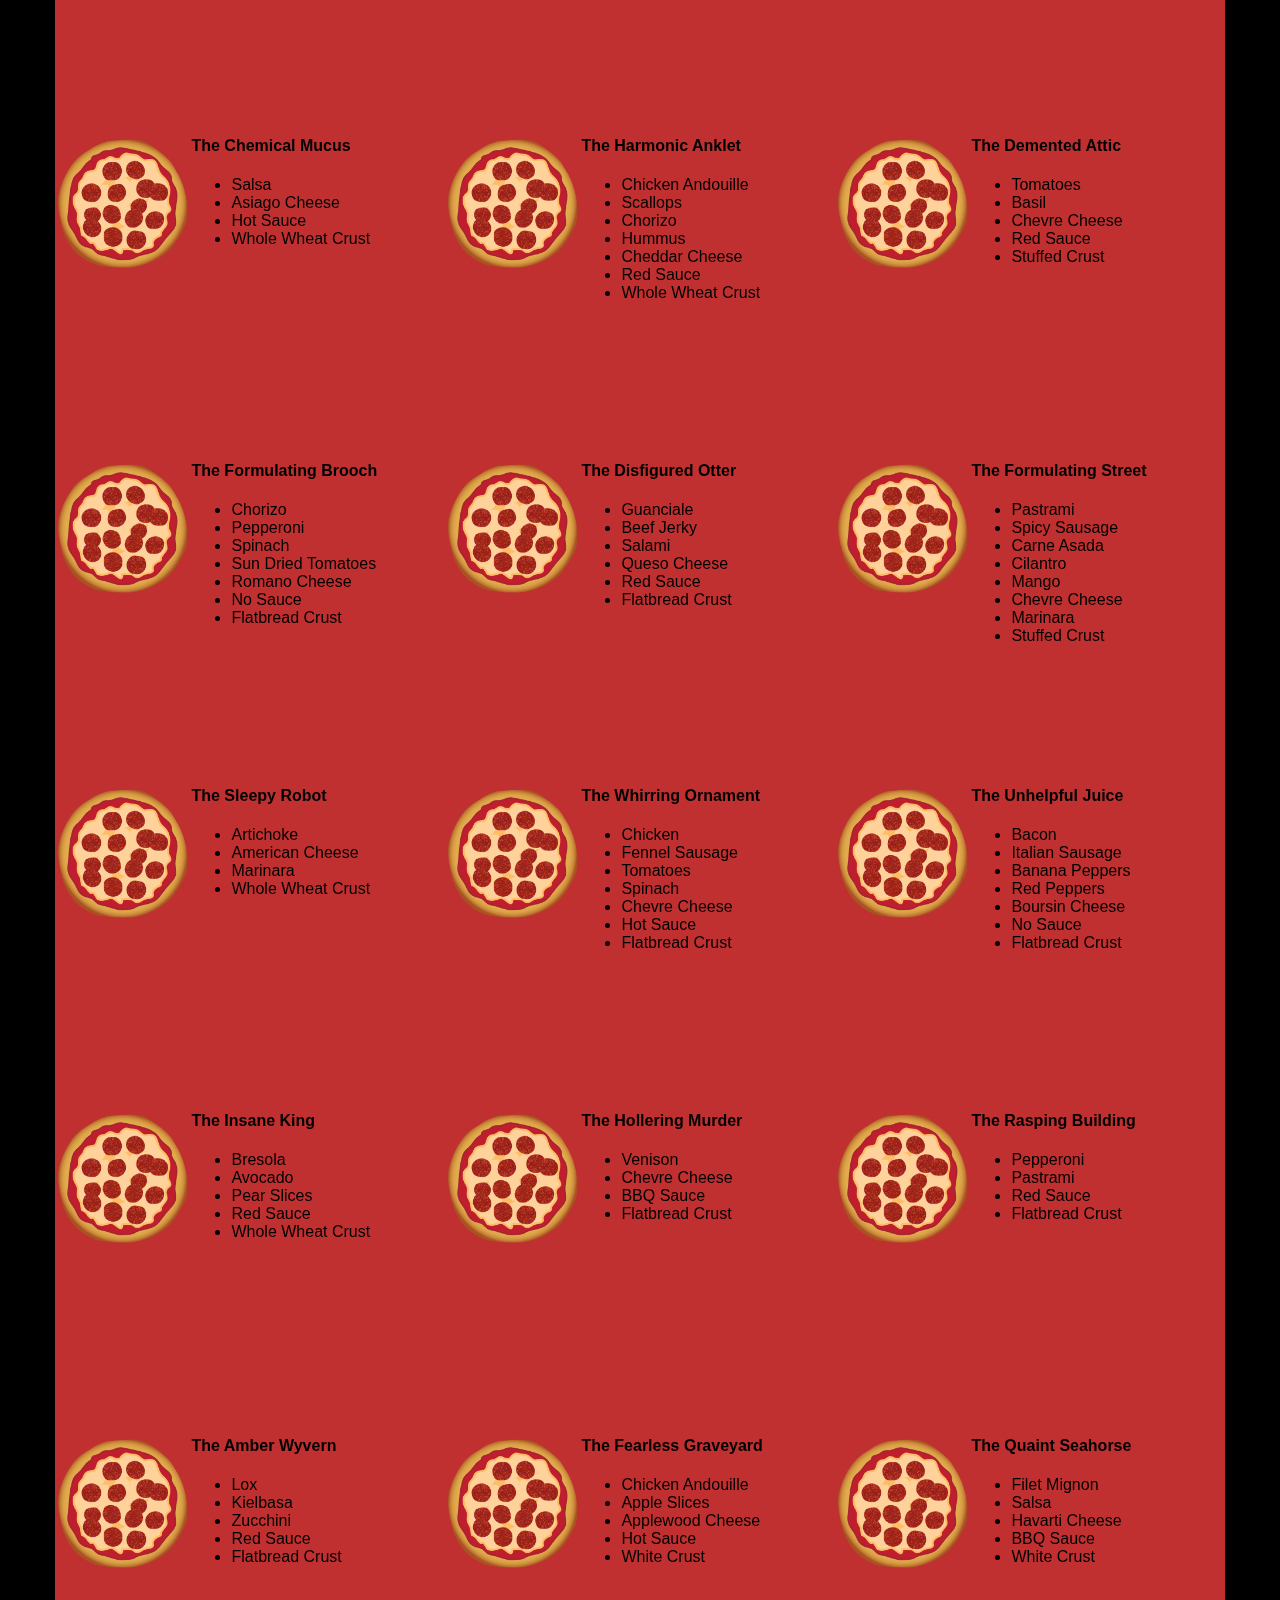
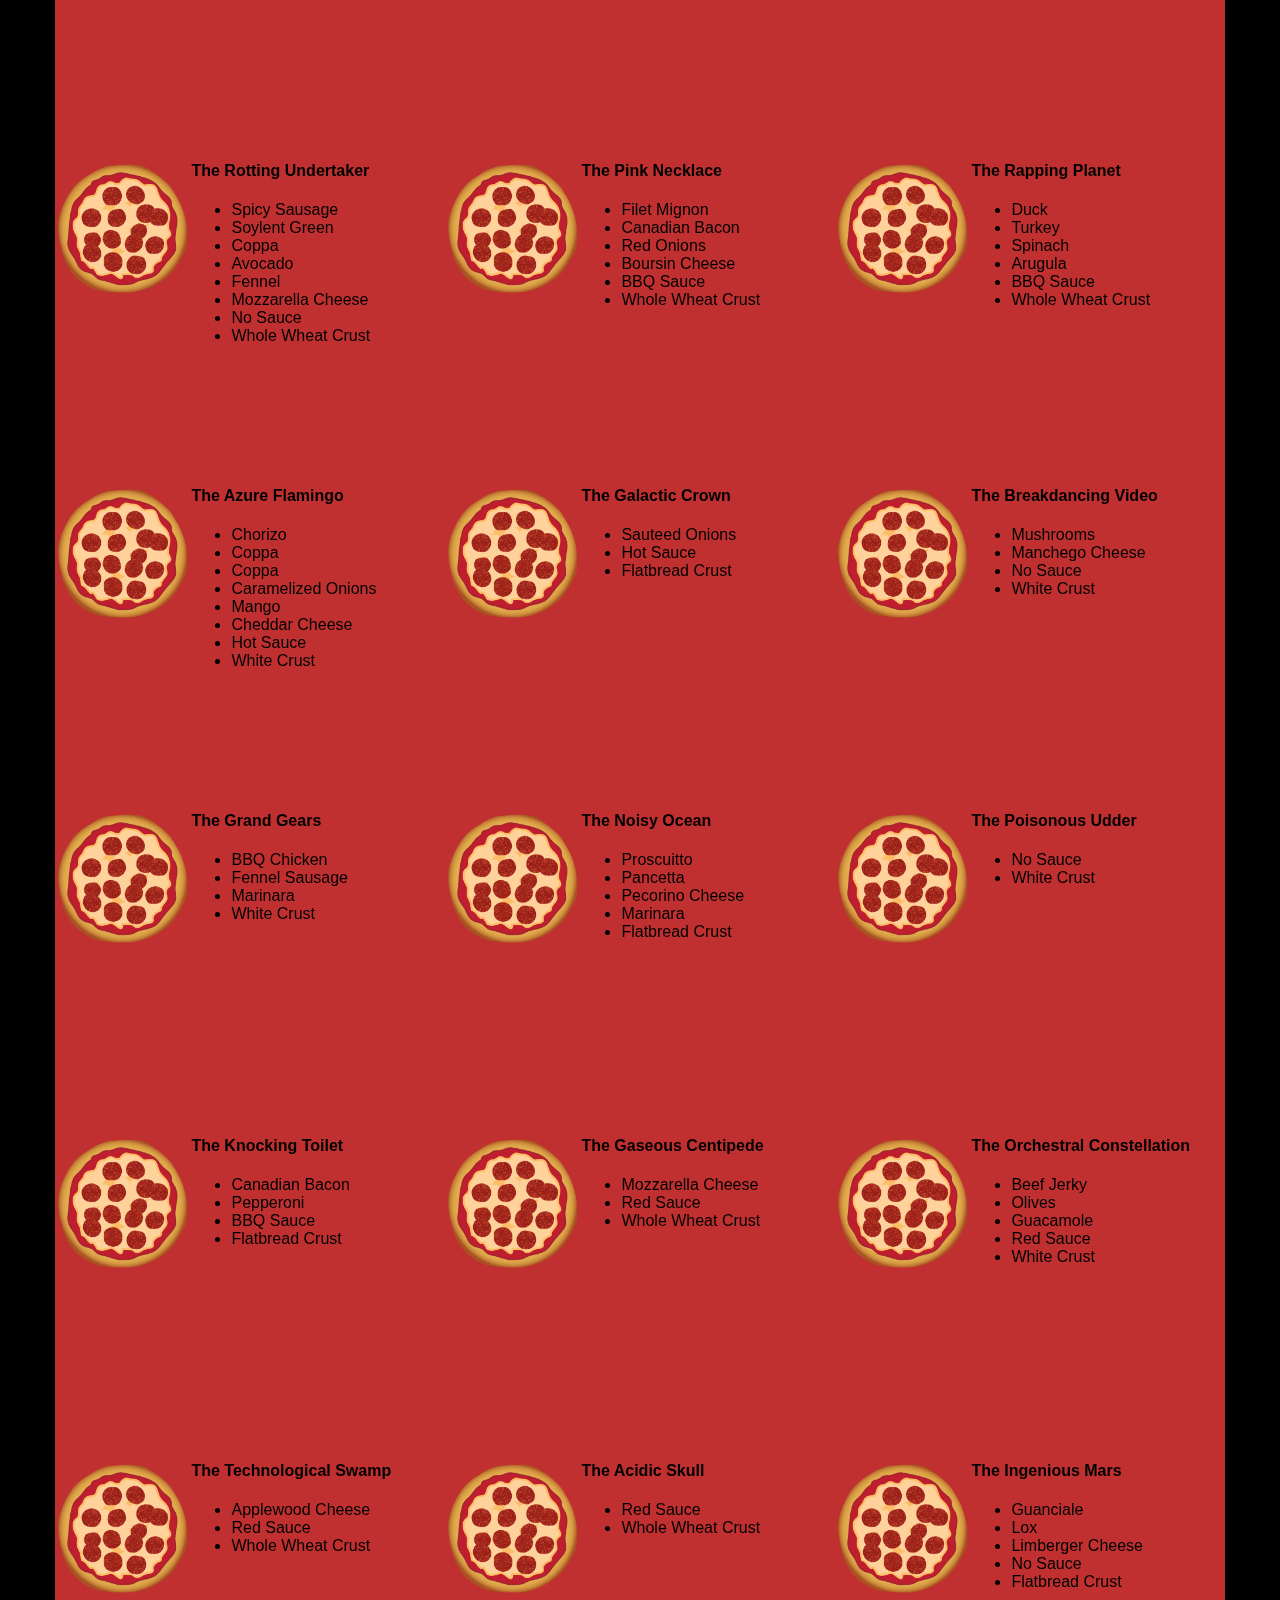
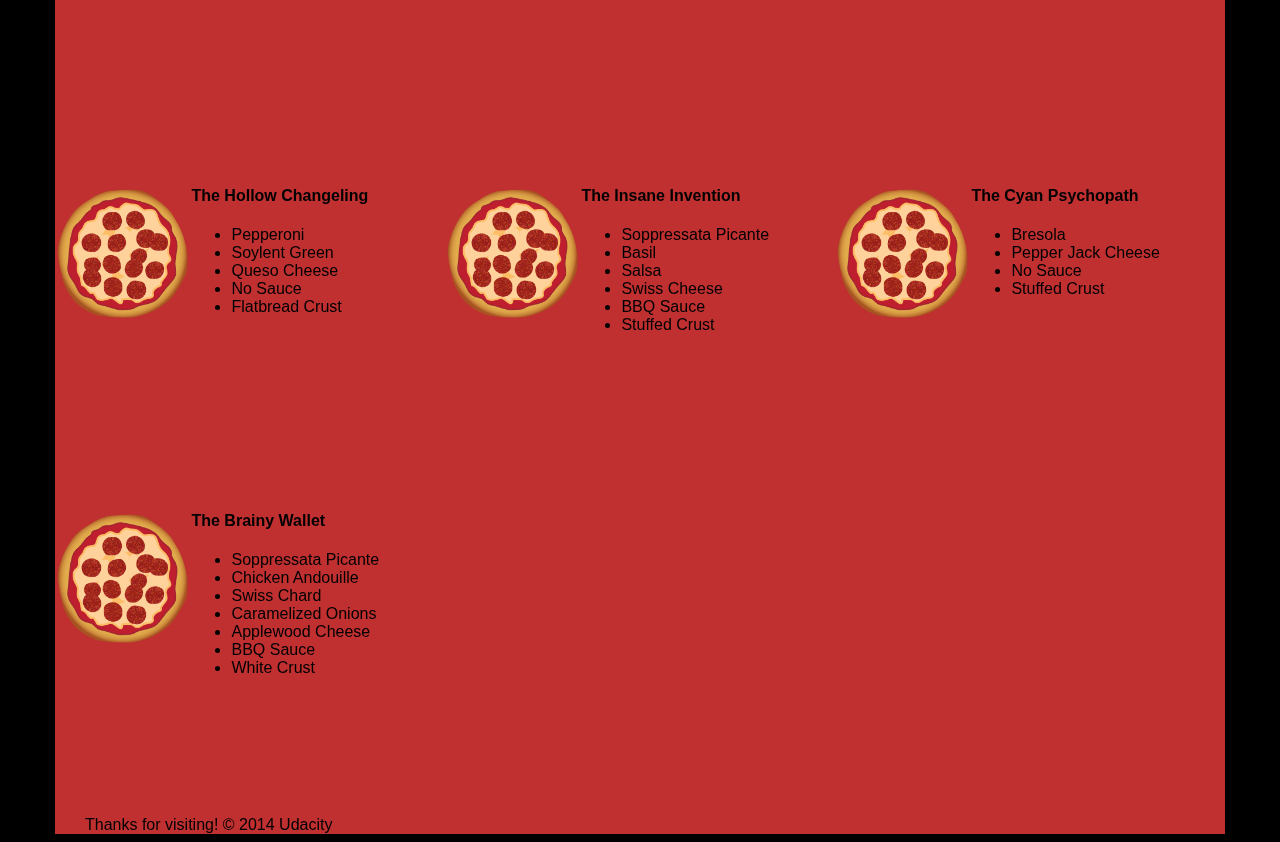
<file: WebOptimization/views/pizza.html>
<!DOCTYPE HTML>
<html>
<head>
  <link rel="stylesheet" href="css/style.css">
  <link rel="stylesheet" href="css/bootstrap-grid.css">
</head>

<body>
  <div class="container">
    <div id="header" class="row">
      <div class="col-md-6">
        <div class="row">
          <div class="col-md-12">
            <h1>Cam's Pizzeria</h1>
            <div class="row">
              <div id="menu" class="col-md-12">
                <form action="#randomPizzas">
                  <input type="submit" value="Menu">
                </form>
                <form action="#ingredients">
                  <input type="submit" value="Our Ingredients">
                </form>
                <form action="#locations">
                  <input type="submit" value="Locations">
                </form>
                <form action="#" onsubmit="alert('Thanks for clicking! This button doesn\'t do anything because this is a fake pizzeria :\)')">
                  <input type="submit" value="Contact Us">
                </form>
              </div>
            </div>
          </div>
        </div>
      </div>
      <div id="movingPizzas1" class="col-md-6">
      </div>
    </div>
    <div id="callToAction" class="row">
      <div class="col-md-4">
        <img src="images/pizzeria.jpg" class="img-responsive"> <!-- Image credit to: http://commons.wikimedia.org/wiki/File:HK_TST_night_%E5%98%89%E8%98%AD%E9%81%93_Granville_Road_restaurant_Paisano's_Pizzeria_pizza_Dec-2013.JPG -->
      </div>
      <div class="col-md-8">
        <div class="row">
          <div class="col-md-12">
            <h2>We Have Hundreds of Pizza Recipes!</h2>
            <p>At Cam's Pizzeria, we know you want options. Pepperoni? Boring. Cheese? No way! Sausage? C'mon, let's get creative.</p>

            <p>We have every pizza ingredient imaginable in our kitchen because we know you take choice seriously. Take a look through our menu of hundreds of pizza options and we know that you'll find something you love.</p>
          </div>
        </div>
        <div class="row">
          <div class="col-md-6 col-md-push-3">
            <form action="#randomPizzas">
              <input type="submit" value="Pick a Pizza Now!">
            </form>
          </div>
        </div>
      </div>
    </div>
    <div id="ingredients" class="row">
      <div class="col-md-8 col-md-push-2">
        <div class="row">
          <div class="col-md-12 centered">
            <h2>Ingredients!</h2>
          </div>
        </div>
        <div class="row">
          <div class="col-md-12">
            <p>We've scoured the planet for the best pizza ingredients. Our crack team of ingredient specialists are on constant lookout for new and interesting pizza ingredients.</p>

            <p>We have classic meats like pepperoni, sausage, and barbecue chicken. But you can find even more fun meats like coppa, kielbasa and soylent green on our menu too.</p>

            <p>Not interested in meat? No problem! We love our veggies too :) We have everything from arugula to zucchini.</p>
          </div>
        </div>
      </div>
    </div>
    <div id="locations" class="row">
      <div class="col-md-12">
        <h2 style="text-align: center">Locations!</h2>
        <div class="row">
          <div class="col-md-6">
            <h3>Pizza Road</h3>
            <p>1800 Pizza Road<br>San Francisco, CA<br>01010<br>555-555-5555</p>
          </div>
          <div class="col-md-6">
            <h3>Classic Pie Way</h3>
            <p>999 Classic Pie Way<br>New York, NY<br>00100<br>555-555-5555</p>
          </div>
        </div>
      </div>
    </div>
    <div id="pizzaGenerator" class="row">
      <div class="col-md-12">
        <h2 style="text-align: center">Our Pizzas!</h2>
        <div class="row">
          <div class="col-md-12">
            <em>What size pizza would you like? Use the slider below to change pizza sizes.</em>
          </div>
          <div id="pizzaSize" class="col-md-6">Medium</div>
          <div class="col-md-12">
            <input id="sizeSlider" type="range" min="1" max="3" value="2" step="1" onchange="resizePizzas(this.value)"></input>
          </div>
        </div>
        <div id="randomPizzas" class="row">
          <div id="pizza0" class="randomPizzaContainer" style="width:33.33%; height: 325px;">
            <div style="width:35%">
              <img src="images/pizza.png" class="img-responsive">
            </div>
            <div style="width:65%">
              <h4>The Udacity Special</h4>
              <ul>
                <li>Turkey</li>
                <li>Tofu</li>
                <li>Cauliflower</li>
                <li>Sun Dried Tomatoes</li>
                <li>Velveeta Cheese</li>
                <li>Red Sauce</li>
                <li>Whole Wheat Crust</li>
              </ul>
            </div>
          </div>
          <div id="pizza1" class="randomPizzaContainer" style="width:33.33%; height: 325px;">
            <div style="width:35%">
              <img src="images/pizza.png" class="img-responsive">
            </div>
            <div style="width:65%">
              <h4>The Cameron Special</h4>
              <ul>
                <li>Chicken</li>
                <li>Hot Sauce</li>
                <li>White Crust</li>
              </ul>
            </div>
          </div>
        </div>
      </div>
    </div>
    <div id="footer" class="col-md-12">Thanks for visiting! &copy; 2014 Udacity</div>
  </div>
  <script type="text/javascript" src="js/main.js"></script>
</body>

</html>
</html>
</file>
<file: ArcadeGameClone/css/style.css>
body {
    text-align: center;
}
</file>
<file: Portfolio/css/style.css>
body {
	font-family: "Lato", sans-serif;
	color: #747784;
	font-weight: 300;	
}


img {
	margin: 0 auto;
}


a {
	font-size: 20px;
}


.text-thin {
	font-weight: 100;
}


.text-muted {
	color: #bcbbbb;
}


.title-super {
	font-size: 60px;
}


.title-logo {
	margin-top: 20px;
	width: 15%;
}


.banner {
	margin: 20px auto 0 auto;
}


.portfolio-footer {
	margin: 20px auto;
}


.article-section {
	font-size: 40px;
}


.article-description {
	font-size: 20px;
}
</file>
<file: WebOptimization/css/print.css>
@media print {
  * { background: transparent !important; color: black !important; text-shadow: none !important; filter:none !important; -ms-filter: none !important; }
  a, a:visited { color: #444 !important; text-decoration: underline; }
  a[href]:after { content: " (" attr(href) ")"; }
  tr, img { page-break-inside: avoid; }
  img { max-width: 100% !important; }
  @page { margin: 0.5cm; }
  p, h2, h3 { orphans: 3; widows: 3; }
  h2, h3{ page-break-after: avoid; }
}
</file>
<file: Animal Card/styles.css>
/* add your CSS here */
.animal-picture
{
	width:300px;

}
#animal-card
{
	border-color: #A8AAAD;
	border-style:solid;
	border-width: 1px;
	width:350px;
	box-shadow: 7px 7px 3px 0px rgba(212,204,212,1);
	-webkit-box-shadow: 7px 7px 3px 0px rgba(212,204,212,1);
	-moz-box-shadow: 7px 7px 3px 0px rgba(212,204,212,1);
}
.article
{
margin:25px;
}
.fact
{
	font-style: italic;
}
span
{
	font-weight: bold;
}
ul
{
	list-style-type: none;
	margin: 0px;
	padding: 0px;
}
.description
{
	border-color: #A8AAAD;
	border-style: solid;
	border-width: 1px;
	margin-top:8px;
    padding:3%;
	width:280px;
}
</file>
<file: WebOptimization/css/style.css>
html {
  font-size: 100%;
  overflow-y: scroll;
  -webkit-tap-highlight-color: rgba(0,0,0,0);
  -ms-text-size-adjust: 100%;
  -webkit-text-size-adjust: none;
}
body { margin: 0; font-size: 14px; line-height: 1.61; font-weight: 400; }
body, button, input, select, textarea { font-family: 'Open Sans', sans-serif; color: #333; }

a { color: #12C; }
a:visited { color: #61C; }
a:focus { outline: thin dotted; }
a:hover, a:active { color: #c00; outline: 0; }

b, strong { font-weight: bold; }
pre, code { font-family: monospace, monospace; font-size: 1em; }
ul, ol { margin: 1em 0; padding: 0 0 0 20px; }
img { border: 0; max-width: 100%; }

body { background: #fff; }
header, footer, .container { max-width: 45em; margin: 0 auto; }

header { padding: 0 0.5em; color: #C90B0B; }
header img { border-radius: 40px; float: left; }
header p { font-size:1.5em; font-weight: bold; padding-left: 4em;}
header p span { font-size: 0.8em; font-weight: normal;}

.hero { padding: 2em; background-color: #f8f8f8; font-size:1.2em;
  border-bottom: 1px solid #ccc;
  border-top: 1px solid #ccc;
}

.content { padding: 1em 1em; }
.content li { list-style-type: none; font-size: 1.1em;}
li img { float:left; padding-right: 1em; }
li p { font-size: 0.9em; font-style: italic; }

footer {
  padding: 0 0.5em;
  border-top: 1px solid #ccc;
}
footer span { float: right; font-style: italic; }

/* Smartphones (portrait) */
@media only screen and (max-width: 480px) {
  body { font-size: 12px;}
  header p { padding-left: 4.5em;}
}
</file>
<file: WebOptimization/views/css/style.css>
/** {
  outline: 1px solid red !important;
}*/
* {
  -webkit-box-sizing: border-box;
  -moz-box-sizing: border-box;
  -box-sizing: border-box;
}

body {
  font-family: "Trebuchet MS", Helvetica, sans-serif;
  background: black;
}

input {
  background: grey;
  font-size: 18px;
}

form {
  display: inline-block;
}

.centered {
  text-align: center;
}

#pizzaSize {
  font-weight: 800;
}

.mover {
  position: fixed;
  width: 256px;
  z-index: -1;
}

.randomPizzaContainer {
  float: left;
  display: flex;
}

.randomPizzaContainer:after {
  content: "";
  display: table;
  clear:both;
}

 .container {
  background-color: rgba(240, 60, 60, 0.8);
}
</file>
